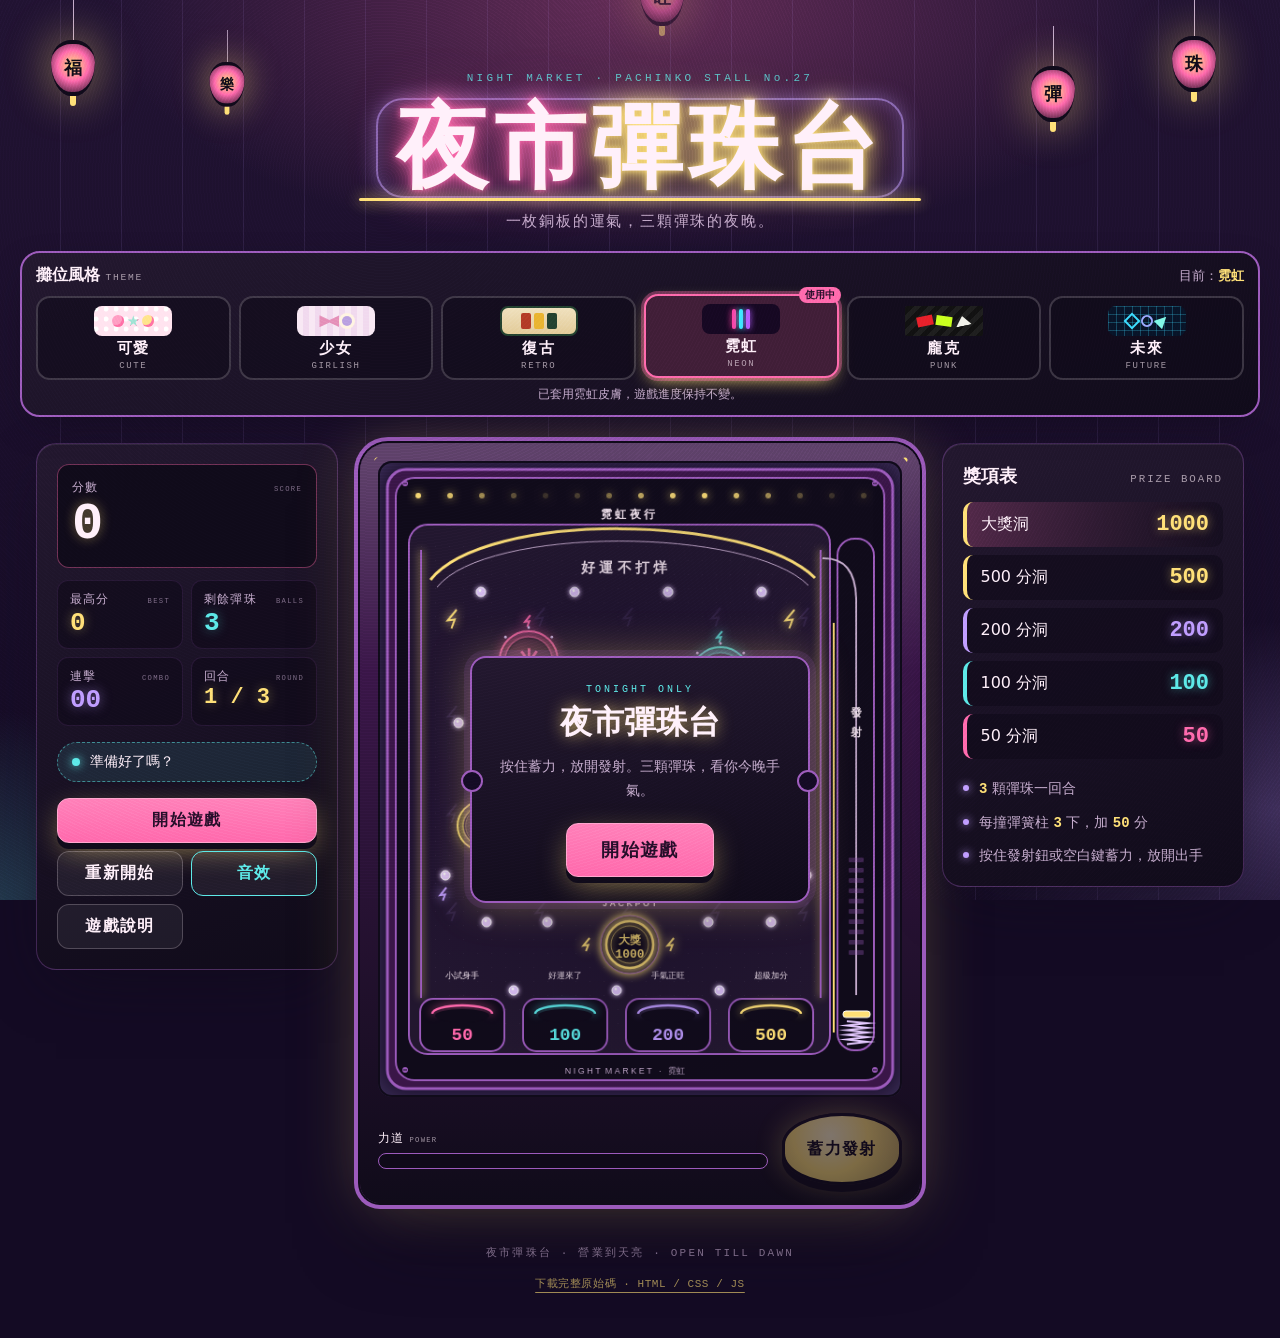
<file: index.html>
<!DOCTYPE html>
<html lang="zh-Hant-TW" data-theme="neon">
<head>
  <meta charset="UTF-8" />
  <meta name="viewport" content="width=device-width, initial-scale=1.0, viewport-fit=cover" />
  <title>夜市彈珠台｜霓虹攤位彈珠遊戲</title>
  <meta name="description" content="蓄力、發射、看彈珠在釘陣間跳動。每局三顆彈珠，落進 50 到 1000 分的洞口，撞擊彈簧柱累積連擊——在你的螢幕上重溫台灣夜市的彈珠台。" />
  <meta property="og:title" content="夜市彈珠台｜霓虹攤位彈珠遊戲" />
  <meta property="og:description" content="每局三顆彈珠，瞄準 1000 分大獎洞。台灣夜市彈珠台，網頁版開張。" />
  <meta property="og:type" content="website" />
  <meta name="theme-color" content="#1a0d24" />
  <link rel="icon" href="data:," />
  <link rel="stylesheet" href="./style.css" />
</head>
<body>
  <div class="sky" aria-hidden="true"></div>
  <ul class="lanterns" aria-hidden="true">
    <li class="lantern l1"><span>福</span></li>
    <li class="lantern l2"><span>樂</span></li>
    <li class="lantern l3"><span>彈</span></li>
    <li class="lantern l4"><span>珠</span></li>
    <li class="lantern l5"><span>旺</span></li>
  </ul>

  <header class="marquee">
    <p class="eyebrow">NIGHT MARKET · PACHINKO STALL No.27</p>
    <h1 class="sign"><span class="sign-red">夜市</span><span class="sign-yellow">彈珠台</span></h1>
    <p class="tagline">一枚銅板的運氣，三顆彈珠的夜晚。</p>
  </header>

  <section class="theme-picker" aria-labelledby="themePickerTitle">
    <div class="tp-head">
      <h2 id="themePickerTitle">攤位風格 <small>THEME</small></h2>
      <p class="tp-current">目前：<span id="currentThemeName">霓虹</span></p>
    </div>
    <div class="tp-grid" role="group" aria-labelledby="themePickerTitle">
      <button type="button" class="tp-btn" data-theme-option="cute" aria-pressed="false"><span class="tp-thumb" aria-hidden="true"><i></i><i></i><i></i></span><span class="tp-name">可愛</span><small>CUTE</small></button>
      <button type="button" class="tp-btn" data-theme-option="girlish" aria-pressed="false"><span class="tp-thumb" aria-hidden="true"><i></i><i></i><i></i></span><span class="tp-name">少女</span><small>GIRLISH</small></button>
      <button type="button" class="tp-btn" data-theme-option="retro" aria-pressed="false"><span class="tp-thumb" aria-hidden="true"><i></i><i></i><i></i></span><span class="tp-name">復古</span><small>RETRO</small></button>
      <button type="button" class="tp-btn" data-theme-option="neon" aria-pressed="true"><span class="tp-thumb" aria-hidden="true"><i></i><i></i><i></i></span><span class="tp-name">霓虹</span><small>NEON</small></button>
      <button type="button" class="tp-btn" data-theme-option="punk" aria-pressed="false"><span class="tp-thumb" aria-hidden="true"><i></i><i></i><i></i></span><span class="tp-name">龐克</span><small>PUNK</small></button>
      <button type="button" class="tp-btn" data-theme-option="future" aria-pressed="false"><span class="tp-thumb" aria-hidden="true"><i></i><i></i><i></i></span><span class="tp-name">未來</span><small>FUTURE</small></button>
    </div>
    <p id="themeStatus" class="tp-status" role="status" aria-live="polite"></p>
    <p id="themeStorageNotice" class="notice" hidden></p>
  </section>

  <main class="stall">
    <aside class="panel hud" aria-label="計分板">
      <div class="hud-score">
        <span class="label">分數 <small>SCORE</small></span>
        <span id="score" class="digits big" aria-live="polite">0</span>
      </div>
      <div class="hud-grid">
        <div class="cell">
          <span class="label">最高分 <small>BEST</small></span>
          <span id="highScore" class="digits">0</span>
        </div>
        <div class="cell">
          <span class="label">剩餘彈珠 <small>BALLS</small></span>
          <span id="ballsLeft" class="digits green">3</span>
        </div>
        <div class="cell">
          <span class="label">連擊 <small>COMBO</small></span>
          <span id="combo" class="digits purple">0</span>
        </div>
        <div class="cell">
          <span class="label">回合 <small>ROUND</small></span>
          <span id="roundLabel" class="digits">1</span>
        </div>
      </div>
      <p class="status"><span class="dot" aria-hidden="true"></span><span id="statusText" role="status" aria-live="polite">準備好了嗎？</span></p>
      <div class="actions">
        <button id="startButton" class="btn btn-red" type="button">開始遊戲</button>
        <button id="restartButton" class="btn btn-ghost" type="button">重新開始</button>
        <button id="soundButton" class="btn btn-ghost" type="button" aria-pressed="true">音效</button>
        <button id="helpButton" class="btn btn-ghost" type="button">遊戲說明</button>
      </div>
      <p id="storageNotice" class="notice" hidden></p>
    </aside>

    <section class="machine" aria-label="彈珠台">
      <div class="cabinet">
        <div class="bulbs" aria-hidden="true"></div>
        <div class="screen">
          <canvas id="gameCanvas" width="560" height="680" aria-label="彈珠台遊戲畫面">您的瀏覽器不支援 canvas。</canvas>
          <div id="gameOverlay" class="overlay">
            <div class="ticket">
              <p class="ticket-tag">TONIGHT ONLY</p>
              <h2 id="overlayTitle">夜市彈珠台</h2>
              <p id="overlayMessage">按住蓄力，放開發射。三顆彈珠，看你今晚手氣。</p>
              <button id="overlayButton" class="btn btn-red btn-lg" type="button">開始遊戲</button>
            </div>
          </div>
        </div>
        <div class="launcher">
          <div class="power" aria-hidden="true">
            <span class="power-label">力道 <small>POWER</small></span>
            <div class="power-track"><div id="powerFill" class="power-fill"></div></div>
          </div>
          <button id="launchButton" class="btn btn-launch" type="button">蓄力發射</button>
        </div>
      </div>
    </section>

    <aside class="panel prizes" aria-label="獎項說明">
      <h2 class="panel-title">獎項表 <small>PRIZE BOARD</small></h2>
      <ol class="prize-list">
        <li class="p-jack"><span>大獎洞</span><b>1000</b></li>
        <li class="p-500"><span>500 分洞</span><b>500</b></li>
        <li class="p-200"><span>200 分洞</span><b>200</b></li>
        <li class="p-100"><span>100 分洞</span><b>100</b></li>
        <li class="p-50"><span>50 分洞</span><b>50</b></li>
      </ol>
      <ul class="rules">
        <li><b>3</b> 顆彈珠一回合</li>
        <li>每撞彈簧柱 <b>3</b> 下，加 <b>50</b> 分</li>
        <li>按住發射鈕或空白鍵蓄力，放開出手</li>
      </ul>
    </aside>
  </main>

  <footer class="foot">
    <p>夜市彈珠台 · 營業到天亮 · OPEN TILL DAWN</p>
    <a class="source-download" href="./night-market-source.zip" download>下載完整原始碼 · HTML / CSS / JS</a>
  </footer>

  <dialog id="helpDialog" class="help" aria-labelledby="helpTitle">
    <h2 id="helpTitle">遊戲說明</h2>
    <ol>
      <li>按下「開始遊戲」，每回合有 3 顆彈珠。</li>
      <li>按住「蓄力發射」（或在台面上按住拖曳），力道條越滿彈得越高，放開即發射。</li>
      <li>彈珠落入洞口得分：50、100、200、500，正中央大獎洞 1000 分。</li>
      <li>撞擊彈簧柱累積連擊，每 3 下額外加 50 分。</li>
      <li>撞中特殊燈籠另加 100 分；左右拖曳可調整出球方向。</li>
      <li>三顆彈珠用完即結束，最高分會留在本機。</li>
    </ol>
    <button id="closeHelpButton" class="btn btn-red" type="button">知道了</button>
  </dialog>

  <script defer src="./game.js"></script>
</body>
</html>
</file>
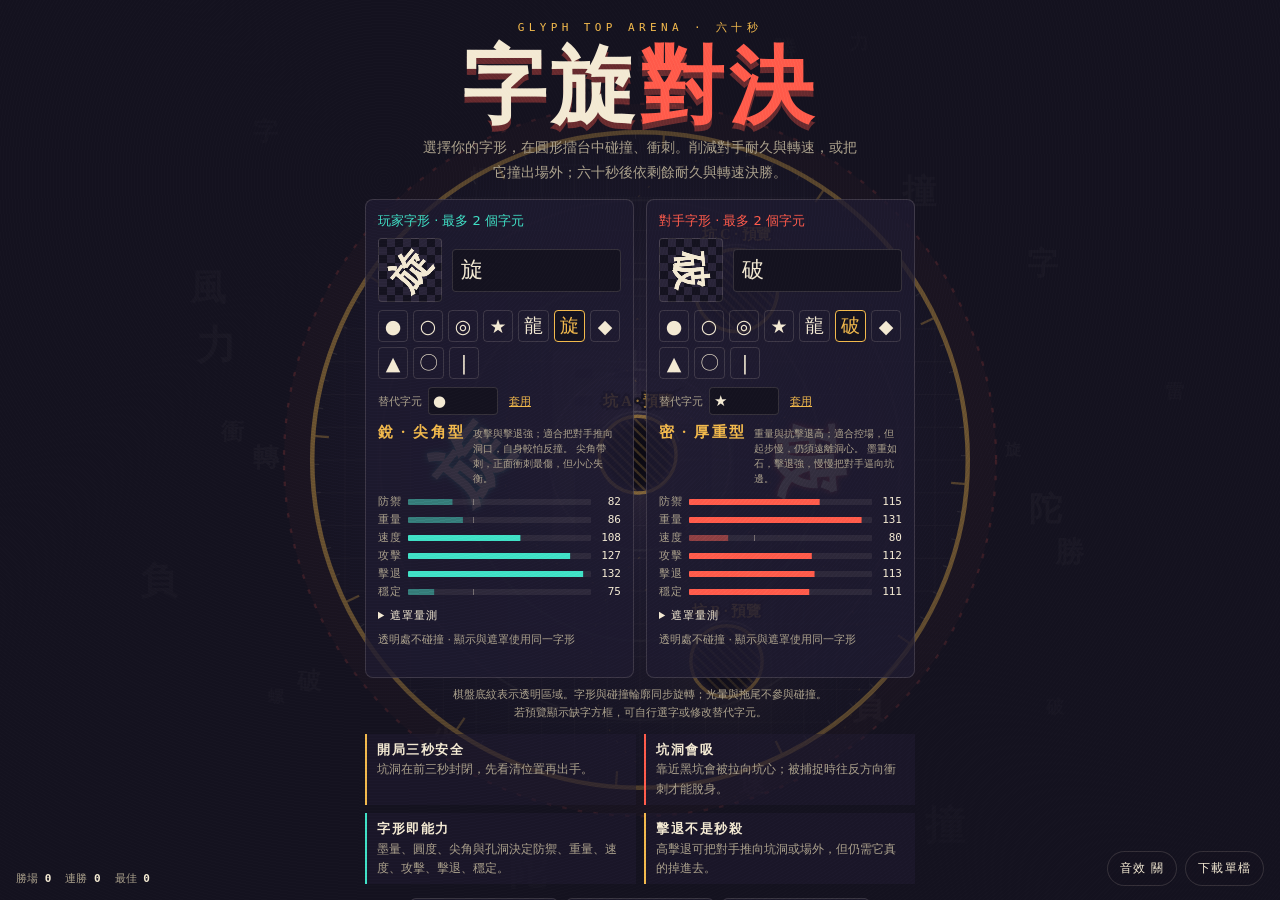
<file: index (2).html>
<!DOCTYPE html>
<html lang="zh-Hant">
<head>
<meta charset="UTF-8" />
<meta name="viewport" content="width=device-width, initial-scale=1.0, maximum-scale=1, viewport-fit=cover" />
<title>字旋對決 — 字形陀螺競技場</title>
<link rel="icon" href="data:image/svg+xml,%3Csvg xmlns='http://www.w3.org/2000/svg' viewBox='0 0 64 64'%3E%3Crect width='64' height='64' rx='12' fill='%2314121f'/%3E%3Ctext x='32' y='46' text-anchor='middle' font-size='44' fill='%233fe0c5'%3E旋%3C/text%3E%3C/svg%3E" />
<meta name="description" content="字旋對決：以漢字鑄成的陀螺在圓形競技場中碰撞衝刺，六十秒內把對手撞出場外。離線單檔網頁遊戲。" />
<meta property="og:title" content="字旋對決" />
<meta property="og:description" content="以漢字鑄成的陀螺，六十秒碰撞對決。衝刺、閃避、撞出場外。" />
<meta property="og:type" content="website" />
<meta name="twitter:card" content="summary" />
<meta name="twitter:title" content="字旋對決" />
<meta name="twitter:description" content="以漢字鑄成的陀螺，六十秒碰撞對決。" />
<style>
/* Palette: ink-lacquer night with vermilion seal + jade; paper cream text */
:root{--ink:#14121f;--ink2:#1f1b30;--paper:#f3e9d2;--dim:#a99f8a;--jade:#3fe0c5;--seal:#ff5a4a;--gold:#f2b84b;--line:rgba(243,233,210,.14);
--serif:"Songti TC","Noto Serif TC","PMingLiU","MingLiU",serif;--sans:"PingFang TC","Microsoft JhengHei","Noto Sans TC",system-ui,sans-serif;--mono:ui-monospace,"SF Mono",Menlo,Consolas,monospace}
*{box-sizing:border-box;margin:0;padding:0}
html,body{height:100%;background:var(--ink);color:var(--paper);font-family:var(--sans);overflow:hidden;-webkit-user-select:none;user-select:none;-webkit-tap-highlight-color:transparent}
body::after{content:"";position:fixed;inset:0;pointer-events:none;opacity:.07;background-image:repeating-radial-gradient(circle at 30% 20%,#fff 0 1px,transparent 1px 3px);mix-blend-mode:overlay}
#app{position:fixed;inset:0;display:flex;flex-direction:column}
canvas#c{position:absolute;inset:0;width:100%;height:100%;display:block;touch-action:none}
button{font:inherit;color:inherit;cursor:pointer;border:0;background:none}
/* HUD */
.hud{position:relative;z-index:2;display:grid;grid-template-columns:1fr auto 1fr;gap:12px;align-items:start;padding:max(12px,env(safe-area-inset-top)) 16px 0;pointer-events:none;transition:opacity .3s}
.hud.hidden{opacity:0}
.side{display:flex;flex-direction:column;gap:6px;min-width:0}
.side.r{align-items:flex-end;text-align:right}
.name{font-family:var(--serif);font-size:15px;letter-spacing:.2em;display:flex;gap:8px;align-items:center}
.seal{display:inline-grid;place-items:center;width:26px;height:26px;border-radius:5px;font-family:var(--serif);font-weight:900;font-size:16px;color:var(--ink)}
.bar{width:min(36vw,280px);height:10px;background:rgba(243,233,210,.08);border:1px solid var(--line);border-radius:2px;overflow:hidden;position:relative}
.bar i{position:absolute;inset:0;transform-origin:left;transition:transform .18s cubic-bezier(.2,.8,.2,1)}
.side.r .bar i{transform-origin:right}
.meta{font-family:var(--mono);font-size:11px;color:var(--dim);display:flex;gap:10px}
.cd{width:min(36vw,280px);height:3px;background:rgba(243,233,210,.06);position:relative}
.cd i{position:absolute;inset:0;transform-origin:left;background:var(--gold)}
.side.r .cd i{transform-origin:right}
.clock{text-align:center}
.clock b{display:block;font-family:var(--mono);font-size:34px;font-weight:700;line-height:1;letter-spacing:-.02em}
.clock b.warn{color:var(--seal);animation:pulse .5s infinite alternate}
.clock small{font-size:10px;letter-spacing:.3em;color:var(--dim)}
@keyframes pulse{to{opacity:.55}}
.tools{position:absolute;right:16px;bottom:max(14px,env(safe-area-inset-bottom));z-index:6;display:flex;gap:8px}
.chip{pointer-events:auto;padding:8px 12px;border:1px solid var(--line);border-radius:999px;background:rgba(20,18,31,.7);font-size:12px;letter-spacing:.1em;backdrop-filter:blur(6px);transition:transform .15s,border-color .2s}
.chip:hover{border-color:var(--gold);transform:translateY(-1px)}
.stats{position:absolute;left:16px;bottom:max(14px,env(safe-area-inset-bottom));z-index:6;font-family:var(--mono);font-size:11px;color:var(--dim);display:flex;gap:14px}
.stats b{color:var(--paper)}
/* Overlays */
.ov{position:absolute;inset:0;z-index:5;display:grid;place-items:center;padding:20px;background:radial-gradient(ellipse at center,rgba(20,18,31,.35),rgba(20,18,31,.88) 70%);opacity:0;pointer-events:none;transition:opacity .35s}
.ov.on{opacity:1;pointer-events:auto}
.ov{overflow-y:auto;overscroll-behavior:contain}
#ovMenu{padding:max(20px,env(safe-area-inset-top)) 20px 90px;place-items:start center}
#ovMenu .card{margin:auto}
#ovMenu .card{max-width:640px;margin:auto}
#ovMenu h1{font-size:clamp(48px,10vw,84px)}
#ovMenu .lead{margin:6px auto 12px;font-size:14px}
#ovMenu .keys{margin-bottom:14px}
.glyph-settings{display:grid;grid-template-columns:1fr 1fr;gap:12px;text-align:left;margin:14px auto 8px;max-width:550px}
.glyph-field{padding:12px;border:1px solid var(--line);border-radius:8px;background:rgba(31,27,48,.8);min-width:0}
.glyph-field>label{display:block;font-size:13px;color:var(--jade);margin-bottom:8px}
.glyph-field.enemy>label{color:var(--seal)}
.glyph-entry{display:flex;gap:10px;align-items:center}
.glyph-preview{flex:none;width:64px;height:64px;border:1px solid var(--line);border-radius:4px;background-color:var(--ink);background-image:conic-gradient(#292438 25%,transparent 0 50%,#292438 0 75%,transparent 0);background-size:16px 16px}
.glyph-field input{min-width:0;width:100%;background:#14121f;color:var(--paper);border:1px solid var(--line);border-radius:4px;padding:8px;font:22px var(--sans);user-select:text;touch-action:manipulation}
.glyph-field input:focus{outline:2px solid var(--gold);outline-offset:2px}
.glyph-field input[aria-invalid="true"]{border-color:var(--gold)}
.glyph-presets{display:flex;flex-wrap:wrap;gap:5px;margin:8px 0}
.glyph-presets button{min-width:30px;min-height:32px;padding:2px 5px;font-size:19px;border:1px solid var(--line);border-radius:4px}
.glyph-presets button:hover,.glyph-presets button[aria-pressed="true"]{background:var(--ink);border-color:var(--gold);color:var(--gold)}
.fallback-label{display:flex;gap:6px;align-items:center;font-size:11px;color:var(--dim)}
.fallback-label input{font-size:15px;width:70px;padding:4px}
.fallback-label button{font-size:11px;color:var(--gold);text-decoration:underline;white-space:nowrap;padding:5px}
.glyph-status{color:var(--dim);font-size:11px;line-height:1.5;min-height:33px;margin-top:6px}
.glyph-status.warning{color:var(--gold)}
.glyph-note{font-size:11px;color:var(--dim);line-height:1.6;margin:4px auto 12px}
@media(max-width:420px){.glyph-field{padding:8px}.glyph-preview{width:48px;height:48px}.glyph-entry{gap:6px}.glyph-field input{padding:5px;font-size:19px}.glyph-presets{gap:4px}.glyph-presets button{min-width:29px}.glyph-settings{gap:8px}#ovMenu{padding:24px 12px 76px}#ovMenu .lead{font-size:12px}}
.card{max-width:560px;width:100%;text-align:center;transform:translateY(14px);transition:transform .5s cubic-bezier(.2,.9,.2,1)}
.ov.on .card{transform:none}
.kicker{font-family:var(--mono);font-size:11px;letter-spacing:.4em;color:var(--gold)}
h1{font-family:var(--serif);font-weight:900;font-size:clamp(56px,14vw,120px);line-height:1;letter-spacing:.06em;margin:10px 0 6px;text-shadow:0 6px 0 rgba(255,90,74,.35)}
h1 span{color:var(--seal)}
h2{font-family:var(--serif);font-size:clamp(44px,11vw,88px);font-weight:900;letter-spacing:.1em}
.lead{color:var(--dim);font-size:15px;line-height:1.8;margin:8px auto 18px;max-width:440px}
.keys{display:grid;grid-template-columns:repeat(3,1fr);gap:8px;margin:0 auto 22px;max-width:460px;font-size:12px;color:var(--dim)}
.keys div{border:1px solid var(--line);border-radius:6px;padding:10px 6px;background:rgba(31,27,48,.6)}
.keys kbd{display:block;font-family:var(--mono);color:var(--paper);font-size:13px;margin-bottom:4px}
.btn{display:inline-flex;align-items:center;gap:10px;padding:14px 34px;background:var(--seal);color:var(--ink);font-family:var(--serif);font-weight:900;font-size:20px;letter-spacing:.3em;border-radius:4px;box-shadow:0 5px 0 #a3271c;transition:transform .1s,box-shadow .1s}
.btn:hover{transform:translateY(-2px);box-shadow:0 7px 0 #a3271c}
.btn:active{transform:translateY(4px);box-shadow:0 1px 0 #a3271c}
.btn.alt{background:transparent;color:var(--paper);box-shadow:inset 0 0 0 1px var(--line)}
.row{display:flex;gap:12px;justify-content:center;flex-wrap:wrap;margin-top:6px}
.hint{margin-top:14px;font-family:var(--mono);font-size:11px;color:var(--dim)}
.reason{color:var(--gold);font-size:15px;margin:6px 0 18px;letter-spacing:.1em}
/* Mobile controls */
.touch{position:absolute;inset:auto 0 0 0;z-index:3;display:none;justify-content:space-between;align-items:flex-end;padding:0 22px calc(58px + env(safe-area-inset-bottom));pointer-events:none}
@media (pointer:coarse),(max-width:760px){.touch{display:flex}.stats{display:none}}
.touch.hidden{display:none!important}
.stick{pointer-events:auto;touch-action:none;width:132px;height:132px;border-radius:50%;border:1px solid var(--line);background:radial-gradient(circle,rgba(63,224,197,.08),rgba(20,18,31,.5));position:relative}
.stick i{position:absolute;left:50%;top:50%;width:54px;height:54px;margin:-27px 0 0 -27px;border-radius:50%;background:var(--jade);opacity:.85;box-shadow:0 0 0 6px rgba(63,224,197,.15)}
.dashb{pointer-events:auto;touch-action:none;width:96px;height:96px;border-radius:50%;background:var(--seal);color:var(--ink);font-family:var(--serif);font-weight:900;font-size:26px;box-shadow:0 5px 0 #a3271c;position:relative;overflow:hidden}
.dashb.cool{filter:saturate(.3) brightness(.7)}
.dashb:active{transform:translateY(3px);box-shadow:0 2px 0 #a3271c}
.abil{display:grid;grid-template-columns:auto 1fr auto;gap:3px 6px;align-items:center;margin:8px 0 4px;font-size:11px}
.abil span{color:var(--dim);letter-spacing:.1em}.abil em{font-style:normal;font-family:var(--mono);color:var(--paper);min-width:24px;text-align:right}
.abil b{position:relative;height:6px;background:rgba(243,233,210,.07);border-radius:1px;overflow:hidden}
.abil b::before{content:"";position:absolute;left:35.7%;top:-2px;bottom:-2px;width:1px;background:rgba(243,233,210,.35)}
.abil b i{position:absolute;inset:0;transform-origin:left;background:var(--jade);transition:transform .35s cubic-bezier(.2,.8,.2,1)}
.enemy .abil b i{background:var(--seal)}.abil b i.lo{opacity:.45}
.kind{display:flex;gap:8px;align-items:baseline;margin-top:8px;font-size:12px}
.kind strong{font-family:var(--serif);font-size:15px;color:var(--gold);letter-spacing:.15em;white-space:nowrap}
.kind small{color:var(--dim);line-height:1.5}
.anal{margin-top:6px;font-size:11px;color:var(--dim)}.anal summary{cursor:pointer;color:var(--paper);letter-spacing:.1em;padding:3px 0}
.anal dl{display:grid;grid-template-columns:auto 1fr;gap:2px 10px;margin-top:4px;font-family:var(--mono)}.anal dd{color:var(--paper)}
.rules{display:grid;grid-template-columns:repeat(2,1fr);gap:8px;max-width:550px;margin:4px auto 14px;text-align:left}
.rules div{border-left:2px solid var(--gold);padding:6px 10px;background:rgba(31,27,48,.55);font-size:12px;line-height:1.6;color:var(--dim)}
.rules b{display:block;color:var(--paper);font-family:var(--serif);letter-spacing:.12em;font-size:13px}
.rules div:nth-child(2){border-color:var(--seal)}.rules div:nth-child(3){border-color:var(--jade)}
.hab{font-size:11px;color:var(--dim);letter-spacing:.08em}.hab b{color:var(--gold);font-weight:600}
.hst{font-size:12px;font-family:var(--serif);letter-spacing:.12em;min-height:17px;transition:color .2s}
.hst.d{color:var(--gold)}.hst.c{color:var(--seal);animation:pulse .3s infinite alternate}
#phase{display:block;margin-top:4px;font-size:11px;letter-spacing:.2em;color:var(--jade)}#phase.live{color:var(--dim)}
.flash{position:absolute;left:50%;top:28%;z-index:4;transform:translate(-50%,-50%) scale(.8);opacity:0;pointer-events:none;font-family:var(--serif);font-weight:900;font-size:clamp(34px,8vw,64px);letter-spacing:.2em;color:var(--seal);text-shadow:0 4px 0 rgba(20,18,31,.9);white-space:nowrap;transition:opacity .25s,transform .4s cubic-bezier(.2,.9,.2,1)}
.flash.on{opacity:1;transform:translate(-50%,-50%) scale(1)}.flash small{display:block;font-size:13px;letter-spacing:.3em;color:var(--paper);text-align:center}
@media(max-width:560px){.rules{grid-template-columns:1fr}.hab{display:none}.hst{font-size:10px}}
@media (max-width:560px){.bar,.cd{width:30vw}.clock b{font-size:26px}.name{font-size:12px;letter-spacing:.1em}.keys{grid-template-columns:1fr 1fr}}
</style>
</head>
<body>
<div id="app">
  <canvas id="c" aria-label="競技場"></canvas>
  <div class="hud hidden" id="hud">
    <div class="side">
      <div class="name"><span class="seal" id="pSeal" style="background:var(--jade)">旋</span>玩家</div>
      <div class="bar"><i id="pHp" style="background:var(--jade)"></i></div>
      <div class="cd"><i id="pCd"></i></div>
      <div class="meta"><span id="pRpm">3600 RPM</span><span id="pDash">衝刺 可用</span></div>
      <div class="hab" id="pAb"></div><div class="hst" id="pSt"></div>
    </div>
    <div class="clock"><b id="time">60</b><small>秒</small><small id="phase"></small></div>
    <div class="side r">
      <div class="name">對手<span class="seal" id="eSeal" style="background:var(--seal)">破</span></div>
      <div class="bar"><i id="eHp" style="background:var(--seal)"></i></div>
      <div class="cd"><i id="eCd"></i></div>
      <div class="meta"><span id="eDash">衝刺 可用</span><span id="eRpm">3600 RPM</span></div>
      <div class="hab" id="eAb"></div><div class="hst" id="eSt"></div>
    </div>
  </div>
  <div class="flash" id="flash" aria-live="assertive"></div>
  <div class="stats"><span>勝場 <b id="sW">0</b></span><span>連勝 <b id="sS">0</b></span><span>最佳 <b id="sB">0</b></span></div>
  <div class="tools">
    <button class="chip" id="bSound" data-testid="button-sound">音效 開</button>
    <button class="chip" id="bPause" data-testid="button-pause">暫停</button>
    <button class="chip" id="bDl" data-testid="button-download">下載單檔</button>
  </div>
  <div class="touch hidden" id="touch">
    <div class="stick" id="stick" data-testid="control-joystick"><i id="knob"></i></div>
    <button class="dashb" id="dashB" data-testid="button-dash">衝</button>
  </div>

  <div class="ov on" id="ovMenu"><div class="card">
    <div class="kicker">GLYPH TOP ARENA · 六十秒</div>
    <h1>字旋<span>對決</span></h1>
    <p class="lead">選擇你的字形，在圓形擂台中碰撞、衝刺。削減對手耐久與轉速，或把它撞出場外；六十秒後依剩餘耐久與轉速決勝。</p>
    <div class="glyph-settings" aria-label="自訂雙方陀螺字元">
      <div class="glyph-field">
        <label for="pGlyph">玩家字形 · 最多 2 個字元</label>
        <div class="glyph-entry"><canvas class="glyph-preview" id="pPreview" width="192" height="192" aria-label="玩家字形即時預覽"></canvas><input id="pGlyph" value="旋" maxlength="128" autocomplete="off" spellcheck="false" aria-describedby="pGlyphStatus" /></div>
        <div class="glyph-presets" data-side="player" aria-label="玩家常用字元">
          <button type="button">●</button><button type="button">○</button><button type="button">◎</button><button type="button">★</button><button type="button">龍</button><button type="button">旋</button><button type="button">◆</button><button type="button">▲</button><button type="button">〇</button><button type="button">|</button>
        </div>
        <div class="fallback-label"><label for="pFallback">替代字元</label><input id="pFallback" value="●" maxlength="128" autocomplete="off" spellcheck="false" /><button type="button" id="pUseFallback">套用</button></div>
        <div class="kind" id="pKind"></div><div class="abil" id="pAbil"></div><details class="anal"><summary>遮罩量測</summary><dl id="pAnal"></dl></details>
        <p id="pGlyphStatus" class="glyph-status" role="status">字形的透明區域不參與碰撞。</p>
      </div>
      <div class="glyph-field enemy">
        <label for="eGlyph">對手字形 · 最多 2 個字元</label>
        <div class="glyph-entry"><canvas class="glyph-preview" id="ePreview" width="192" height="192" aria-label="對手字形即時預覽"></canvas><input id="eGlyph" value="破" maxlength="128" autocomplete="off" spellcheck="false" aria-describedby="eGlyphStatus" /></div>
        <div class="glyph-presets" data-side="enemy" aria-label="對手常用字元">
          <button type="button">●</button><button type="button">○</button><button type="button">◎</button><button type="button">★</button><button type="button">龍</button><button type="button">破</button><button type="button">◆</button><button type="button">▲</button><button type="button">〇</button><button type="button">|</button>
        </div>
        <div class="fallback-label"><label for="eFallback">替代字元</label><input id="eFallback" value="★" maxlength="128" autocomplete="off" spellcheck="false" /><button type="button" id="eUseFallback">套用</button></div>
        <div class="kind" id="eKind"></div><div class="abil" id="eAbil"></div><details class="anal"><summary>遮罩量測</summary><dl id="eAnal"></dl></details>
        <p id="eGlyphStatus" class="glyph-status" role="status">字形的透明區域不參與碰撞。</p>
      </div>
    </div>
    <p class="glyph-note">棋盤底紋表示透明區域。字形與碰撞輪廓同步旋轉；光暈與拖尾不參與碰撞。<br>若預覽顯示缺字方框，可自行選字或修改替代字元。</p>
    <div class="rules">
      <div><b>開局三秒安全</b>坑洞在前三秒封閉，先看清位置再出手。</div>
      <div><b>坑洞會吸</b>靠近黑坑會被拉向坑心；被捕捉時往反方向衝刺才能脫身。</div>
      <div><b>字形即能力</b>墨量、圓度、尖角與孔洞決定防禦、重量、速度、攻擊、擊退、穩定。</div>
      <div><b>擊退不是秒殺</b>高擊退可把對手推向坑洞或場外，但仍需它真的掉進去。</div>
    </div>
    <div class="keys">
      <div><kbd>WASD / 方向鍵</kbd>移動</div>
      <div><kbd>空白鍵</kbd>衝刺 · 冷卻 2.6 秒</div>
      <div><kbd>Esc / P</kbd>暫停</div>
    </div>
    <button class="btn" id="bStart" data-testid="button-start">開戰</button>
    <div class="hint">按 Enter 開始 · 手機使用左側搖桿與右側衝刺鍵</div>
  </div></div>

  <div class="ov" id="ovPause"><div class="card">
    <div class="kicker">PAUSED</div><h2>暫停</h2><p class="lead">陀螺懸在半空。準備好再回來。</p>
    <div class="row"><button class="btn" id="bResume" data-testid="button-resume">繼續</button><button class="btn alt" id="bHome1" data-testid="button-home-pause">主選單</button></div>
  </div></div>

  <div class="ov" id="ovResult"><div class="card">
    <div class="kicker" id="rKick">RESULT</div><h2 id="rTitle">勝</h2><p class="reason" id="rReason"></p>
    <div class="row"><button class="btn" id="bRetry" data-testid="button-retry">再戰</button><button class="btn alt" id="bHome2" data-testid="button-home">主選單</button></div>
    <div class="hint" id="rStats"></div>
  </div></div>
</div>
<!-- GLYPH_SOURCES_START -->
<script id="glyph-analysis">
/* Pure mask analysis: no text meaning, network, per-frame readback or randomness.
 * Unicode presets only disambiguate common geometric symbols; every other glyph
 * is classified from the same alpha mask used by display and collision.
 */
(() => {
  'use strict';
  const clamp = (n, low = 0, high = 1) => Math.max(low, Math.min(high, n));
  const BASE = { defense: 100, weight: 100, speed: 100, attack: 100, knockback: 100, stability: 100 };
  function balanced(reason = '均衡型：能力平衡，適合熟悉移動與衝刺。', valid = false) {
    return {
      analysis: { valid, kind: 'balanced', label: '均衡型', description: reason,
        width: 0, height: 0, inkRatio: 0, centroid: { x: 0, y: 0 },
        sharpness: 0, roundness: 0, holes: 0, components: 0 },
      abilities: { ...BASE },
    };
  }
  function analyze(shape, text = '') {
    try {
      const { mask, grid, cell } = shape;
      if (!mask || grid < 8 || mask.length !== grid * grid || !(cell > 0)) return balanced();
      let ink = 0, sx = 0, sy = 0, minX = grid, minY = grid, maxX = 0, maxY = 0;
      const foreground = [], radii = new Float64Array(64);
      for (let y = 0; y < grid; y++) for (let x = 0; x < grid; x++) {
        if (!mask[y * grid + x]) continue;
        ink++; sx += x + 0.5; sy += y + 0.5; foreground.push(y * grid + x);
        minX = Math.min(minX, x); maxX = Math.max(maxX, x);
        minY = Math.min(minY, y); maxY = Math.max(maxY, y);
      }
      if (ink < 8) return balanced('分析資料不足，使用均衡能力。');
      const cx = sx / ink, cy = sy / ink;
      let perimeter = 0;
      for (const i of foreground) {
        const x = i % grid, y = Math.floor(i / grid);
        if (x === 0 || !mask[i - 1]) perimeter++;
        if (x === grid - 1 || !mask[i + 1]) perimeter++;
        if (y === 0 || !mask[i - grid]) perimeter++;
        if (y === grid - 1 || !mask[i + grid]) perimeter++;
        const dx = x + 0.5 - cx, dy = y + 0.5 - cy;
        const bin = Math.min(63, Math.floor((Math.atan2(dy, dx) + Math.PI) / (Math.PI * 2) * 64));
        radii[bin] = Math.max(radii[bin], Math.hypot(dx, dy));
      }
      const seen = new Uint8Array(mask.length), queue = new Int32Array(mask.length);
      let components = 0, holes = 0;
      // Flood-fill both ink and background. Background touching an image border
      // is external air, not a hole. Tiny antialias specks don't alter the class.
      for (let seed = 0; seed < mask.length; seed++) {
        if (seen[seed]) continue;
        const color = !!mask[seed]; let head = 0, tail = 1, touchesBorder = false;
        queue[0] = seed; seen[seed] = 1;
        while (head < tail) {
          const i = queue[head++], x = i % grid, y = Math.floor(i / grid);
          if (!x || !y || x === grid - 1 || y === grid - 1) touchesBorder = true;
          for (const neighbor of [x > 0 ? i - 1 : -1, x < grid - 1 ? i + 1 : -1,
            y > 0 ? i - grid : -1, y < grid - 1 ? i + grid : -1]) {
            if (neighbor < 0 || seen[neighbor] || !!mask[neighbor] !== color) continue;
            seen[neighbor] = 1; queue[tail++] = neighbor;
          }
        }
        if (color && tail >= Math.max(4, ink * 0.003)) components++;
        if (!color && !touchesBorder && tail >= 6) holes++;
      }
      // Empty polar bins only occur on very narrow/disconnected glyphs.
      const nonzero = Array.from(radii).filter(n => n > 0);
      const mean = nonzero.reduce((a, b) => a + b, 0) / nonzero.length;
      for (let i = 0; i < 64; i++) if (!radii[i]) radii[i] = mean;
      const cv = Math.sqrt(Array.from(radii).reduce((sum, n) => sum + (n - mean) ** 2, 0) / 64) / mean;
      let roughness = 0;
      for (let i = 0; i < 64; i++) roughness += Math.abs(radii[(i + 63) % 64] - 2 * radii[i] + radii[(i + 1) % 64]);
      roughness /= 64 * mean;
      const w = maxX - minX + 1, h = maxY - minY + 1, aspect = Math.min(w, h) / Math.max(w, h);
      const inkRatio = ink / (w * h), circularity = clamp(4 * Math.PI * ink / (perimeter * perimeter));
      const roundness = clamp(1 - cv * 2.8 - roughness * 3) * aspect ** 0.2;
      const sharpness = clamp(cv * 1.8 + roughness * 2 + (1 - circularity) * 0.2);
      let kind = 'balanced';
      if (/^[●○〇◎◯◉⊙]$/u.test(text)) kind = 'round';
      else if (/^[★☆✦◆◇▲△▼▽◀▶◢◣◤◥]$/u.test(text)) kind = 'angular';
      else if (aspect < 0.35 || /^[|丨一—─│/\\]$/u.test(text)) kind = 'slender';
      else if (inkRatio > 0.54 && aspect > 0.6) kind = 'dense';
      else if (roundness > 0.75 && aspect > 0.84) kind = 'round';
      else if (sharpness > 0.5 && components <= 3) kind = 'angular';
      else if (inkRatio > 0.44 && aspect > 0.7 && holes + components > 4) kind = 'dense';
      const profiles = {
        round: ['圓潤型', '防禦高、抗擊退強；適合守住安全盤面，衝刺較溫和。',
          { defense: 124, weight: 112, speed: 88, attack: 86, knockback: 90, stability: 130 }],
        angular: ['尖角型', '攻擊與擊退強；適合把對手推向洞口，自身較怕反撞。',
          { defense: 82, weight: 86, speed: 108, attack: 124, knockback: 130, stability: 78 }],
        slender: ['細長型', '移動與突進快；碰撞面窄，需掌握旋轉角度，避免停在洞邊。',
          { defense: 82, weight: 80, speed: 130, attack: 100, knockback: 106, stability: 85 }],
        dense: ['厚重型', '重量與抗擊退高；適合控場，但起步慢，仍須遠離洞心。',
          { defense: 115, weight: 130, speed: 80, attack: 110, knockback: 112, stability: 112 }],
        balanced: ['均衡型', '攻守均衡；善用衝刺角度，在洞口外側尋找反擊機會。', { ...BASE }],
      };
      const [label, description, base] = profiles[kind], abilities = { ...base };
      // Continuous small modifiers make glyphs in one class differ too.
      abilities.weight += (inkRatio - 0.5) * 12;
      abilities.defense += (inkRatio - 0.5) * 8;
      abilities.attack += (sharpness - 0.4) * 8;
      abilities.knockback += (sharpness - 0.4) * 6;
      abilities.stability += (roundness - 0.5) * 6 - Math.min(3, components - 1);
      abilities.speed -= (inkRatio - 0.5) * 6;
      for (const key of Object.keys(abilities)) abilities[key] = Math.round(clamp(abilities[key], 65, 135));
      return {
        analysis: { valid: true, kind, label, description, width: w * cell, height: h * cell,
          inkRatio, centroid: { x: (cx - grid / 2) * cell, y: (cy - grid / 2) * cell },
          sharpness, roundness, holes, components },
        abilities,
      };
    } catch (_) { return balanced('字形分析失敗，使用均衡能力；可重新選字。'); }
  }
  window.GlyphAnalysis = Object.freeze({ analyze, balanced, clamp });
})();

</script>
<script id="glyph-shapes">
/* 字形是唯一碰撞實體：同一張離屏圖同時供顯示與遮罩取樣使用。
 * 高解析圖 192px；96px alpha 遮罩，每格 0.75 世界單位。
 * 只在文字改變時讀取像素，固定步進中不使用 getImageData。
 */
(() => {
  'use strict';
  const SIZE = 72, GRID = 96, IMAGE = 192, CELL = SIZE / GRID;
  const FONT = '"PingFang TC","Microsoft JhengHei","Noto Sans CJK TC","Noto Sans Symbols 2","Apple Color Emoji","Segoe UI Emoji",sans-serif';
  const cache = new Map(), fingerprints = new Map();
  const segmenter = typeof Intl.Segmenter === 'function'
    ? new Intl.Segmenter('zh-Hant', { granularity: 'grapheme' }) : null;
  function normalize(text) {
    const clean = String(text || '').slice(0, 256).normalize('NFC')
      .replace(/[\u0000-\u0020\u007f-\u009f\u200b\u200e\u200f\u202a-\u202e\u2060-\u206f\ufeff]/g, '');
    const units = segmenter
      ? Array.from(segmenter.segment(clean), item => item.segment)
      : Array.from(clean);
    return units.slice(0, 2).map(unit => unit.slice(0, 64)).join('');
  }
  function canvas(size) {
    // Detached HTML canvas is an offscreen canvas and works in Safari/file://.
    const c = document.createElement('canvas');
    c.width = c.height = size;
    return c;
  }
  function source(text) {
    const c = canvas(512), context = c.getContext('2d', { willReadFrequently: true });
    context.font = `700 160px ${FONT}`;
    context.textAlign = 'center'; context.textBaseline = 'middle';
    context.fillStyle = '#f3e9d2';
    context.fillText(text, 256, 256);
    const data = context.getImageData(0, 0, 512, 512).data;
    let left = 512, right = -1, top = 512, bottom = -1, hash = 2166136261;
    for (let y = 0; y < 512; y++) for (let x = 0; x < 512; x++) {
      const alpha = data[(y * 512 + x) * 4 + 3];
      // Alpha fingerprint catches standard .notdef/replacement boxes.
      hash = Math.imul(hash ^ alpha, 16777619) >>> 0;
      if (alpha >= 32) {
        left = Math.min(left, x); right = Math.max(right, x);
        top = Math.min(top, y); bottom = Math.max(bottom, y);
      }
    }
    return { canvas: c, left, top, width: right - left + 1, height: bottom - top + 1, hash };
  }
  function missing(text) {
    if (!fingerprints.has(text)) {
      if (fingerprints.size >= 64) fingerprints.clear();
      const s = source(text);
      fingerprints.set(text, s.width <= 0 || s.height <= 0 ? 'empty' : s.hash);
    }
    return fingerprints.get(text);
  }
  function unsupported(text) {
    const units = segmenter ? Array.from(segmenter.segment(text), x => x.segment) : Array.from(text);
    const tofu = [missing('\u{10ffff}'), missing('\ufffd'), missing('\u{ffff}')];
    return !text || units.some(unit => {
      const hash = missing(unit);
      return hash === 'empty' || tofu.includes(hash);
    });
  }
  function buildShape(text) {
    if (cache.has(text)) return cache.get(text);
    const src = source(text), image = canvas(IMAGE);
    const context = image.getContext('2d');
    // Fit the actual ink, not the font's square advance box, preserving aspect ratio.
    const factor = (IMAGE - 12) / Math.max(src.width, src.height);
    const width = src.width * factor, height = src.height * factor;
    context.drawImage(src.canvas, src.left, src.top, src.width, src.height,
      (IMAGE - width) / 2, (IMAGE - height) / 2, width, height);
    const low = canvas(GRID), lowContext = low.getContext('2d', { willReadFrequently: true });
    lowContext.drawImage(image, 0, 0, GRID, GRID);
    const rgba = lowContext.getImageData(0, 0, GRID, GRID).data;
    const mask = new Uint8Array(GRID * GRID), points = [], edge = [];
    let radius = 0;
    for (let i = 0; i < mask.length; i++) mask[i] = rgba[i * 4 + 3] >= 32 ? 1 : 0;
    for (let y = 0; y < GRID; y++) for (let x = 0; x < GRID; x++) {
      const i = y * GRID + x;
      if (!mask[i]) continue;
      const px = (x + 0.5) * CELL - SIZE / 2, py = (y + 0.5) * CELL - SIZE / 2;
      points.push(px, py);
      radius = Math.max(radius, Math.hypot(px, py) + CELL * Math.SQRT1_2);
      if (!x || !y || x === GRID - 1 || y === GRID - 1 ||
          !mask[i - 1] || !mask[i + 1] || !mask[i - GRID] || !mask[i + GRID]) edge.push(px, py);
    }
    const shape = { text, canvas: image, mask, points: new Float32Array(points),
      edge: new Float32Array(edge), size: SIZE, grid: GRID, cell: CELL, radius };
    const profile = window.GlyphAnalysis
      ? window.GlyphAnalysis.analyze(shape, text)
      : { analysis: { valid: false }, abilities: { defense: 100, weight: 100, speed: 100, attack: 100, knockback: 100, stability: 100 } };
    Object.assign(shape, profile);
    if (cache.size >= 24) cache.delete(cache.keys().next().value);
    cache.set(text, shape);
    return shape;
  }
  function prepare(input, replacement = '●') {
    const requested = normalize(input), fallback = normalize(replacement);
    let text = requested, reason = '';
    if (!requested) reason = '請輸入一至兩個可見字元，暫用替代字元。';
    else if (unsupported(requested)) reason = '此字元可能不受目前字型支援，暫用替代字元；可在下方修改。';
    if (reason) text = fallback && !unsupported(fallback) ? fallback : '●';
    return { requested, text, usedFallback: !!reason, reason, shape: buildShape(text) };
  }
  // Transform occupied cell centres from A's local coordinates directly into B's
  // coordinates. Transparent cells, including ring holes, are never filled.
  function samplesContact(a, b, booleanOnly) {
    const A = a.shape, B = b.shape;
    const cb = Math.cos(b.angle), sb = Math.sin(b.angle);
    const dx = a.x - b.x, dy = a.y - b.y;
    const tx = dx * cb + dy * sb, ty = -dx * sb + dy * cb;
    const angle = a.angle - b.angle, c = Math.cos(angle), s = Math.sin(angle);
    const half = B.size / 2, inverse = 1 / B.cell, grid = B.grid;
    for (let i = 0; i < A.points.length; i += 2) {
      const x = A.points[i], y = A.points[i + 1];
      const u = Math.floor((c * x - s * y + tx + half) * inverse);
      const v = Math.floor((s * x + c * y + ty + half) * inverse);
      if (u < 0 || v < 0 || u >= grid || v >= grid || !B.mask[v * grid + u]) continue;
      if (booleanOnly) return true;
      const ca = Math.cos(a.angle), sa = Math.sin(a.angle);
      return { x: a.x + ca * x - sa * y, y: a.y + sa * x + ca * y };
    }
    return null;
  }
  function contact(a, b, booleanOnly = false) {
    if (!a.shape || !b.shape) return null;
    const radius = a.shape.radius + b.shape.radius;
    const dx = a.x - b.x, dy = a.y - b.y;
    if (dx * dx + dy * dy > radius * radius) return null;
    // Symmetric sampling prevents thin strokes from disappearing between cells.
    const first = a.shape.points.length <= b.shape.points.length ? a : b;
    const second = first === a ? b : a;
    return samplesContact(first, second, booleanOnly) || samplesContact(second, first, booleanOnly);
  }
  function separate(a, b, nx, ny) {
    // Resolve the actual overlapping glyphs, NOT their bounding circles.
    let low = 0, high = a.shape.radius + b.shape.radius + 1;
    const ax = a.x, ay = a.y, bx = b.x, by = b.y;
    for (let i = 0; i < 8; i++) {
      const shift = (low + high) / 2;
      a.x = ax - nx * shift / 2; a.y = ay - ny * shift / 2;
      b.x = bx + nx * shift / 2; b.y = by + ny * shift / 2;
      if (contact(a, b, true)) low = shift; else high = shift;
    }
    a.x = ax - nx * (high + 0.1) / 2; a.y = ay - ny * (high + 0.1) / 2;
    b.x = bx + nx * (high + 0.1) / 2; b.y = by + ny * (high + 0.1) / 2;
  }
  function wallContact(t, cx = 500, cy = 350, radius = 290) {
    const dx = t.x - cx, dy = t.y - cy;
    if (Math.hypot(dx, dy) + t.shape.radius <= radius) return null;
    const c = Math.cos(t.angle), s = Math.sin(t.angle), points = t.shape.edge;
    let depth = 0, result = null;
    for (let i = 0; i < points.length; i += 2) {
      const x = dx + c * points[i] - s * points[i + 1];
      const y = dy + s * points[i] + c * points[i + 1];
      const distance = Math.hypot(x, y);
      if (distance + CELL / 2 - radius > depth) {
        depth = distance + CELL / 2 - radius;
        result = { depth, nx: x / distance, ny: y / distance, x: x + cx, y: y + cy };
      }
    }
    return result;
  }
  window.GlyphShapes = Object.freeze({ normalize, prepare, contact, separate, wallContact, font: FONT });
})();

</script>
<script id="arena-rules">
/* Arena rules are pure/seedable so traps can be checked without a browser.
 * Pits pull toward their centres. Loss of ink support accumulates a visible
 * slip meter; weight/stability/defense resist it, while recent impacts increase
 * it. There is no random instant-death roll.
 */
(() => {
  'use strict';
  const clamp = (n, low = 0, high = 1) => Math.max(low, Math.min(high, n));
  function createHoles(tops, random = Math.random) {
    const holes = [];
    function safe(hole) {
      return Math.hypot(hole.x - 500, hole.y - 350) + hole.r < 265 &&
        tops.every(t => Math.hypot(hole.x - t.x, hole.y - t.y) > hole.r + t.r + 64) &&
        holes.every(h => Math.hypot(hole.x - h.x, hole.y - h.y) > hole.r + h.r + 48);
    }
    for (let i = 0; i < 400 && holes.length < 3; i++) {
      const angle = random() * Math.PI * 2, distance = Math.sqrt(random()) * 218;
      const hole = { id: `pit-${holes.length + 1}`, x: 500 + Math.cos(angle) * distance,
        y: 350 + Math.sin(angle) * distance, r: 30 + random() * 7, influence: 120, active: false };
      if (safe(hole)) holes.push(hole);
    }
    // Bounded deterministic fallback, also validated against both spawn shapes.
    for (const [x, y] of [[500, 170], [500, 530], [500, 350], [365, 180], [635, 180],
      [365, 520], [635, 520], [450, 150], [550, 550]]) {
      if (holes.length === 3) break;
      const h = { id: `pit-${holes.length + 1}`, x, y, r: 30, influence: 120, active: false };
      if (safe(h)) holes.push(h);
    }
    return holes;
  }
  function inkOverlap(top, hole) {
    const shape = top.shape, dx = top.x - hole.x, dy = top.y - hole.y;
    if (Math.hypot(dx, dy) > shape.radius + hole.r) return 0;
    const c = Math.cos(top.angle), s = Math.sin(top.angle), points = shape.points;
    let inside = 0, samples = 0;
    // Every fourth occupied cell is sufficient for support estimation, not
    // collision. Narrow-phase top/top contact still checks every occupied cell.
    for (let i = 0; i < points.length; i += 8) {
      const x = dx + c * points[i] - s * points[i + 1];
      const y = dy + s * points[i] + c * points[i + 1];
      if (x * x + y * y <= hole.r * hole.r) inside++;
      samples++;
    }
    return samples ? inside / samples : 0;
  }
  function affectHoles(top, holes, dt) {
    top.danger = 0; top.holeId = null; top.status = '穩定';
    let threat = null;
    const center = top.analysis.centroid || { x: 0, y: 0 };
    const c = Math.cos(top.angle), s = Math.sin(top.angle);
    const centerX = top.x + c * center.x - s * center.y;
    const centerY = top.y + s * center.x + c * center.y;
    for (const hole of holes) {
      if (!hole.active) continue;
      const dx = hole.x - centerX, dy = hole.y - centerY;
      const distance = Math.hypot(dx, dy), range = hole.influence;
      if (distance >= range) continue;
      const overlap = inkOverlap(top, hole);
      const proximity = clamp((range - distance) / (range - hole.r));
      const danger = clamp(proximity * 0.45 + overlap * 0.55);
      if (!threat || danger > threat.danger) threat = { hole, dx, dy, distance, overlap, proximity, danger };
    }
    if (!threat) { top.capture = Math.max(0, top.capture - dt * 1.7); return null; }
    const { hole, dx, dy, distance, overlap, proximity, danger } = threat;
    const nx = distance > 0.001 ? dx / distance : 0, ny = distance > 0.001 ? dy / distance : 0;
    const a = top.abilities;
    const resistance = (a.weight / 100) ** 0.65 * (a.stability / 100) ** 0.8 * (a.defense / 100) ** 0.25;
    top.vx += nx * (190 + 160 * overlap) * proximity ** 2 / resistance * dt;
    top.vy += ny * (190 + 160 * overlap) * proximity ** 2 / resistance * dt;
    const inward = top.vx * nx + top.vy * ny;
    const tangent = Math.sqrt(Math.max(0, top.vx * top.vx + top.vy * top.vy - inward * inward));
    const recovering = Math.max(0, -inward);
    const hitBoost = clamp(top.lastHit / 0.9);
    if (overlap > 0.15 && distance < hole.r + top.r * 0.35) {
      const slip = ((overlap - 0.15) * 2 + Math.max(0, inward) / 380 +
        hitBoost * 0.6 - recovering / 180 - tangent / 600) / resistance;
      top.capture = clamp(top.capture + dt * slip);
    } else top.capture = Math.max(0, top.capture - dt * 1.3);
    top.danger = danger; top.holeId = hole.id;
    top.status = top.capture > 0.2 ? '滑落危險' : '洞口牽引';
    if (top.capture >= 1 && overlap > 0.28 && distance < hole.r + top.r * 0.2) return hole;
    return null;
  }
  function impact(attacker, defender, closing, dash) {
    const attack = attacker.abilities, defense = defender.abilities;
    const damage = clamp((3 + closing / 42) * (attack.attack / defense.defense) *
      (dash ? 1.3 : 0.78), 1, 24);
    const resistance = (defense.weight / 100) * (0.6 + defense.defense / 250) *
      (0.75 + defense.stability / 400);
    const kick = clamp((closing * 0.6 + 60) * (attack.knockback / 100) *
      (dash ? 1.25 : 1) / resistance, 28, 560);
    return { damage, kick };
  }
  window.ArenaRules = Object.freeze({ createHoles, inkOverlap, affectHoles, impact });
})();

</script>
<script id="game-engine">
/* 字旋對決 — 原生、零依賴遊戲引擎。成品會將此檔內嵌於 index.html。
 * 世界固定為 1000 × 700，使用 120 Hz 固定物理步進與 RAF 繪圖。
 * UI 僅讀取 snapshot；開始、暫停、音效與輸入皆透過公開方法。
 */
(() => {
  'use strict';
  window.createGlyphGame = function createGlyphGame(options = {}) {
    const STORE = 'glyph-arena-v1';
    const STEP = 1 / 120;
    const keys = { x: 0, y: 0 };
    let audio = null, frame = 0, previous = 0, accumulator = 0;
    let destroyed = false, aiTimer = 0, collisionTimer = 0;
    let aiTarget = { x: 350, y: 350 };
    const stats = { wins: 0, streak: 0, best: 0 };
    const glyphConfig = {
      player: {
        text: document.getElementById('pGlyph')?.value || '旋',
        fallback: document.getElementById('pFallback')?.value || '●',
      },
      enemy: {
        text: document.getElementById('eGlyph')?.value || '破',
        fallback: document.getElementById('eFallback')?.value || '★',
      },
    };
    let sound = false;
    // 隱私模式與 file:// 的 localStorage 可能拋錯；不影響遊戲。
    try {
      const saved = JSON.parse(localStorage.getItem(STORE) || 'null');
      if (saved && typeof saved === 'object') {
        for (const key of Object.keys(stats)) {
          if (Number.isSafeInteger(saved[key]) && saved[key] >= 0) stats[key] = saved[key];
        }
        sound = saved.sound === true;
        for (const side of ['player', 'enemy']) {
          if (saved.glyphs && saved.glyphs[side]) {
            const config = saved.glyphs[side];
            if (typeof config.text === 'string') glyphConfig[side].text = window.GlyphShapes.normalize(config.text);
            if (typeof config.fallback === 'string') glyphConfig[side].fallback = window.GlyphShapes.normalize(config.fallback);
          }
        }
      }
    } catch (_) { /* 儲存不可用時保留記憶體中的紀錄。 */ }
    function save() {
      try { localStorage.setItem(STORE, JSON.stringify({ ...stats, sound, glyphs: glyphConfig })); }
      catch (_) { /* 離線或禁用儲存時仍可遊玩。 */ }
    }
    function top(player) {
      const config = glyphConfig[player ? 'player' : 'enemy'];
      const selection = window.GlyphShapes.prepare(config.text, config.fallback);
      const profile = selection.usedFallback || !selection.shape.analysis.valid
        ? window.GlyphAnalysis.balanced('無法分析原字元，採用替代字形與均衡能力。')
        : selection.shape;
      return {
        x: player ? 350 : 650, y: 350, vx: 0, vy: 0, r: selection.shape.radius,
        hp: 100, rpm: 3600, angle: 0, cooldown: 0, dashTime: 0,
        hit: 0, wallTimer: 0, trail: [],
        color: player ? '#64edcf' : '#ff786a',
        glyph: selection.text, shape: selection.shape, selection,
        analysis: profile.analysis, abilities: { ...profile.abilities },
        status: '穩定', danger: 0, capture: 0, holeId: null, fall: null,
        lastHit: 0, warningTimer: 0,
        name: selection.text + (player ? '・玩家' : '・挑戰者'),
      };
    }
    const state = {
      mode: 'menu', time: 60, elapsed: 0, player: top(true), enemy: top(false),
      particles: [], labels: [], result: null, stats, sound, shake: 0, glyphs: glyphConfig,
    };
    state.holes = window.ArenaRules.createHoles([state.player, state.enemy]);
    function emit(type, detail = {}) {
      if (options.onEvent) options.onEvent({ type, ...detail });
    }
    // 音訊只能由使用者手勢建立；瀏覽器不支援時靜默停用音訊而非遊戲。
    function unlockAudio() {
      if (!state.sound) return;
      try {
        const Audio = window.AudioContext || window.webkitAudioContext;
        if (!audio && Audio) audio = new Audio();
        if (audio && audio.state === 'suspended') audio.resume().catch(() => {});
      } catch (_) { audio = null; }
    }
    function tone(frequency, duration, type = 'sine', volume = 0.05, end = frequency) {
      if (!state.sound || !audio || audio.state !== 'running') return;
      try {
        const oscillator = audio.createOscillator(), gain = audio.createGain();
        const now = audio.currentTime;
        oscillator.type = type;
        oscillator.frequency.setValueAtTime(frequency, now);
        oscillator.frequency.exponentialRampToValueAtTime(Math.max(20, end), now + duration);
        gain.gain.setValueAtTime(volume, now);
        gain.gain.exponentialRampToValueAtTime(0.0001, now + duration);
        oscillator.connect(gain); gain.connect(audio.destination);
        oscillator.start(now); oscillator.stop(now + duration);
      } catch (_) { /* 音效失敗不得中斷模擬。 */ }
    }
    function clearInput() { keys.x = keys.y = 0; }
    function burst(x, y, color, strength = 1) {
      for (let i = 0; i < 18 * strength; i++) {
        const angle = Math.random() * Math.PI * 2;
        const speed = 80 + Math.random() * 230 * strength;
        const life = 0.25 + Math.random() * 0.4;
        state.particles.push({ x, y, vx: Math.cos(angle) * speed,
          vy: Math.sin(angle) * speed, life, maxLife: life, color });
      }
      // 特效上限避免持續碰撞導致粒子無限增長。
      if (state.particles.length > 180) state.particles.splice(0, state.particles.length - 180);
    }
    function label(x, y, text) { state.labels.push({ x, y, text, life: 0.9 }); }
    function finish(win, reason, draw = false) {
      if (state.mode !== 'playing') return;
      state.mode = 'result';
      state.result = { win, draw, reason };
      clearInput(); accumulator = 0;
      if (win) {
        stats.wins++; stats.streak++;
        stats.best = Math.max(stats.best, stats.streak);
      } else stats.streak = 0;
      save();
      tone(win ? 660 : 220, 0.55, 'triangle', 0.08, win ? 1320 : 70);
      emit('end', state.result);
    }
    function start() {
      unlockAudio(); clearInput();
      Object.assign(state, { mode: 'playing', time: 60, elapsed: 0,
        player: top(true), enemy: top(false), particles: [], labels: [],
        result: null, shake: 0 });
      state.holes = window.ArenaRules.createHoles([state.player, state.enemy]);
      aiTimer = 0; collisionTimer = 0; accumulator = 0; previous = performance.now();
      aiTarget = { x: 350, y: 350 };
      tone(320, 0.25, 'triangle', 0.06, 960);
      emit('start');
    }
    function dashTop(t, dx, dy, player) {
      if (state.mode !== 'playing' || t.cooldown > 0 || state.player.fall || state.enemy.fall) return;
      let length = Math.hypot(dx, dy);
      if (length < 0.1) {
        const other = player ? state.enemy : state.player;
        dx = other.x - t.x; dy = other.y - t.y;
        length = Math.hypot(dx, dy) || 1;
      }
      const speed = 570 * t.abilities.speed / 100;
      t.vx = dx / length * speed; t.vy = dy / length * speed;
      // Same cooldown and ability formula for both sides.
      t.cooldown = 2.6; t.dashTime = 0.24;
      t.rpm = Math.min(4200, t.rpm + 180);
      burst(t.x, t.y, t.color, 0.55);
      tone(180, 0.14, 'sawtooth', 0.035, 650);
      emit('dash', { player });
    }
    function advanceTop(t, dx, dy, dt) {
      t.cooldown = Math.max(0, t.cooldown - dt);
      t.dashTime = Math.max(0, t.dashTime - dt);
      t.hit = Math.max(0, t.hit - dt);
      t.wallTimer = Math.max(0, t.wallTimer - dt);
      t.lastHit = Math.max(0, t.lastHit - dt);
      t.warningTimer = Math.max(0, t.warningTimer - dt);
      const length = Math.hypot(dx, dy);
      if (length > 1) { dx /= length; dy /= length; }
      const acceleration = (t.dashTime > 0 ? 200 : 720) * t.abilities.speed / 100;
      t.vx += dx * acceleration * dt; t.vy += dy * acceleration * dt;
      const drag = Math.exp(-(t.dashTime > 0 ? 0.65 : 3.1) * dt);
      t.vx *= drag; t.vy *= drag;
      t.x += t.vx * dt; t.y += t.vy * dt;
      // 每秒自然失去轉速；撞擊額外耗損，60 秒時依耐久與轉速判定。
      t.rpm = Math.max(0, t.rpm - 35 * dt);
      t.angle += (t.rpm / 60) * Math.PI * 2 * dt * 0.16;
      const wall = window.GlyphShapes.wallContact(t);
      if (wall) {
        const { nx, ny } = wall;
        const outward = t.vx * nx + t.vy * ny;
        const rimResistance = Math.sqrt(t.abilities.weight * t.abilities.stability) / 100;
        if (outward > 220 * rimResistance && t.lastHit > 0) {
          beginFall(t, 'ringout', t.x + nx * 90, t.y + ny * 90);
          return;
        }
        t.x -= nx * wall.depth; t.y -= ny * wall.depth;
        if (outward > 0) {
          t.vx -= 1.65 * outward * nx; t.vy -= 1.65 * outward * ny;
          if (outward > 140 && t.wallTimer <= 0) {
            t.hp = Math.max(0, t.hp - 2 * 100 / t.abilities.defense);
            t.rpm = Math.max(0, t.rpm - 40);
            t.wallTimer = 0.55; burst(wall.x, wall.y, t.color, 0.5);
            emit('wall');
          }
        }
      }
    }
    function collide() {
      const p = state.player, e = state.enemy;
      let dx = e.x - p.x, dy = e.y - p.y;
      const distance = Math.hypot(dx, dy);
      if (distance >= p.r + e.r) return;
      const contact = window.GlyphShapes.contact(p, e);
      if (!contact) return; // 空白、環內孔洞及尚未接觸的尖角皆不受傷、不反彈。
      const safeDistance = distance || 1;
      if (!distance) { dx = 1; dy = 0; }
      const nx = dx / safeDistance, ny = dy / safeDistance;
      window.GlyphShapes.separate(p, e, nx, ny);
      const closing = (p.vx - e.vx) * nx + (p.vy - e.vy) * ny;
      if (closing <= 0) return;
      const playerDash = p.dashTime > 0, enemyDash = e.dashTime > 0;
      const playerImpact = window.ArenaRules.impact(e, p, closing, enemyDash);
      const enemyImpact = window.ArenaRules.impact(p, e, closing, playerDash);
      p.vx -= nx * playerImpact.kick; p.vy -= ny * playerImpact.kick;
      e.vx += nx * enemyImpact.kick; e.vy += ny * enemyImpact.kick;
      p.lastHit = e.lastHit = 1.2;
      if (collisionTimer > 0 || closing < 25) return;
      collisionTimer = 0.24;
      const pDamage = playerImpact.damage * (playerDash && !enemyDash ? 0.4 : 1);
      const eDamage = enemyImpact.damage * (enemyDash && !playerDash ? 0.4 : 1);
      p.hp = Math.max(0, p.hp - pDamage); e.hp = Math.max(0, e.hp - eDamage);
      p.rpm = Math.max(0, p.rpm - pDamage * 15);
      e.rpm = Math.max(0, e.rpm - eDamage * 15);
      p.hit = e.hit = 0.18; state.shake = Math.min(10, closing / 70);
      burst(contact.x, contact.y, '#fff3c2', playerDash || enemyDash ? 1.5 : 1);
      const resisting = p.abilities.stability > 115 || e.abilities.stability > 115;
      label(contact.x, contact.y - 40, resisting && !playerDash && !enemyDash ? '抵抗！'
        : playerDash ? '重擊！' : enemyDash ? '受到衝擊！' : '碰撞！');
      if (resisting) emit('resist', { player: p.abilities.stability > 115, escaped: false });
      tone(130, 0.13, 'square', 0.045, 40);
      emit('hit', { damage: eDamage, playerDash, enemyDash });
    }
    function beginFall(t, kind, x, y) {
      if (t.fall || state.mode !== 'playing') return;
      t.fall = { kind, x, y, progress: 0 };
      t.status = kind === 'hole' ? '落洞' : '出界';
      t.capture = 1; t.danger = 1; t.trail = [];
      clearInput();
      burst(t.x, t.y, t.color, 1.4);
      label(t.x, t.y - 45, kind === 'hole' ? '落洞！' : '出界！');
      tone(180, 0.6, 'sine', 0.065, 30);
      emit(kind === 'hole' ? 'fall' : 'ringout', { player: t === state.player });
    }
    function animateFalls(dt) {
      const falling = [state.player, state.enemy].filter(t => t.fall);
      if (!falling.length) return false;
      for (const t of falling) {
        const f = t.fall;
        f.progress = Math.min(1, f.progress + dt / 0.7);
        t.x += (f.x - t.x) * Math.min(1, dt * 7);
        t.y += (f.y - t.y) * Math.min(1, dt * 7);
        t.angle += dt * 8; t.vx = t.vy = 0;
      }
      if (falling.every(t => t.fall.progress >= 1)) {
        const p = state.player, e = state.enemy;
        if (p.fall && e.fall) finish(false, '雙方同時出局', true);
        else {
          const lost = p.fall ? p : e;
          const reason = lost.fall.kind === 'hole' ? '滑入洞口，失去盤面支撐' : '被擊退至盤外';
          finish(lost === e, (lost === e ? '對手' : '你') + reason);
        }
      }
      return true;
    }
    function handleTraps(t, dt) {
      if (t.fall) return;
      const wasNear = t.holeId;
      const wasCaptured = t.capture;
      const hole = window.ArenaRules.affectHoles(t, state.holes, dt);
      if (!t.holeId && wasNear && wasCaptured > 0.15) {
        label(t.x, t.y - 45, '成功脫困！');
        tone(450, 0.14, 'triangle', 0.04, 800);
        emit('resist', { player: t === state.player, escaped: true });
      }
      if (t.danger > 0.18 && !wasNear && t.warningTimer <= 0) {
        t.warningTimer = 2;
        label(t.x, t.y - 50, '靠近洞口！');
        tone(420, 0.09, 'triangle', 0.035, 280); emit('danger');
      }
      if (hole) beginFall(t, 'hole', hole.x, hole.y);
    }
    function simulate(dt) {
      state.elapsed += dt; state.time = Math.max(0, 60 - state.elapsed);
      if (animateFalls(dt)) return;
      for (const h of state.holes) h.active = state.elapsed >= 3;
      collisionTimer = Math.max(0, collisionTimer - dt);
      aiTimer -= dt;
      const p = state.player, e = state.enemy;
      // AI 以有限頻率觀察玩家，目標帶有偏差，不會完美預判。
      if (aiTimer <= 0) {
        aiTimer = 0.32 + Math.random() * 0.2;
        aiTarget = { x: p.x + (Math.random() - 0.5) * 110,
          y: p.y + (Math.random() - 0.5) * 110 };
        // AI only reacts at its normal observation cadence and uses the same
        // traps/abilities as the player. It can misjudge a rim or be knocked in.
        for (const hole of state.holes) {
          const dx = e.x - hole.x, dy = e.y - hole.y, d = Math.hypot(dx, dy);
          if (hole.active && d < hole.r + e.r + 30 && d > 0) {
            aiTarget.x += dx / d * 145; aiTarget.y += dy / d * 145;
          }
        }
        if (Math.hypot(p.x - e.x, p.y - e.y) < 280 &&
            e.cooldown <= 0 && Math.random() < 0.32) {
          if (e.capture > 0.2 && e.holeId) {
            const h = state.holes.find(hole => hole.id === e.holeId);
            dashTop(e, e.x - h.x, e.y - h.y, false);
          } else dashTop(e, aiTarget.x - e.x, aiTarget.y - e.y, false);
        }
      }
      const ax = aiTarget.x - e.x, ay = aiTarget.y - e.y;
      const al = Math.hypot(ax, ay) || 1;
      advanceTop(p, keys.x, keys.y, dt);
      advanceTop(e, ax / al, ay / al, dt);
      if (!p.fall && !e.fall) collide();
      handleTraps(p, dt); handleTraps(e, dt);
      if (p.fall || e.fall) return;
      const playerLost = p.hp <= 0 || p.rpm <= 0;
      const enemyLost = e.hp <= 0 || e.rpm <= 0;
      if (playerLost && enemyLost) finish(false, '雙方同時停止旋轉', true);
      else if (enemyLost) finish(true, e.hp <= 0 ? '對手耐久耗盡！' : '對手停止旋轉！');
      else if (playerLost) finish(false, p.hp <= 0 ? '你的耐久已耗盡' : '你的陀螺停止旋轉');
      else if (state.time <= 0) {
        const difference = p.hp + p.rpm / 100 - e.hp - e.rpm / 100;
        finish(difference > 0.1, '時間到，依耐久與剩餘轉速判定', Math.abs(difference) <= 0.1);
      }
    }
    function animateEffects(dt) {
      state.shake = Math.max(0, state.shake - dt * 32);
      for (const t of [state.player, state.enemy]) {
        for (const point of t.trail) point.life -= dt;
        t.trail = t.trail.filter(point => point.life > 0);
        if (state.mode === 'playing') {
          t.trail.push({ x: t.x, y: t.y, angle: t.angle, life: 0.26 });
          if (t.trail.length > 22) t.trail.shift();
        }
      }
      for (const particle of state.particles) {
        particle.x += particle.vx * dt; particle.y += particle.vy * dt;
        particle.life -= dt;
      }
      state.particles = state.particles.filter(particle => particle.life > 0);
      for (const item of state.labels) { item.y -= dt * 24; item.life -= dt; }
      state.labels = state.labels.filter(item => item.life > 0);
    }
    function tick(now) {
      if (destroyed) return;
      const dt = Math.min(0.05, Math.max(0, (now - (previous || now)) / 1000));
      previous = now;
      if (state.mode === 'playing') {
        accumulator += dt;
        while (accumulator >= STEP && state.mode === 'playing') {
          simulate(STEP); accumulator -= STEP;
        }
        if (accumulator < 0) accumulator = 0;
        animateEffects(dt);
      } else if (state.mode === 'menu') {
        state.player.angle += dt * 4.5; state.enemy.angle -= dt * 4;
      } else if (state.mode === 'result') animateEffects(dt);
      if (options.onUpdate) options.onUpdate(state);
      frame = requestAnimationFrame(tick);
    }
    frame = requestAnimationFrame(tick);
    return {
      start,
      setGlyph(side, text, fallback) {
        if (state.mode !== 'menu' || !Object.hasOwn(glyphConfig, side)) return null;
        const old = glyphConfig[side];
        glyphConfig[side] = {
          text: window.GlyphShapes.normalize(text),
          fallback: window.GlyphShapes.normalize(fallback === undefined ? old.fallback : fallback),
        };
        state[side] = top(side === 'player');
        state.holes = window.ArenaRules.createHoles([state.player, state.enemy]);
        save();
        return state[side].selection;
      },
      pause() {
        if (state.mode !== 'playing') return;
        state.mode = 'paused'; clearInput(); accumulator = 0; emit('pause');
      },
      resume() {
        if (state.mode !== 'paused') return;
        unlockAudio(); clearInput(); accumulator = 0;
        previous = performance.now(); state.mode = 'playing';
      },
      home() {
        state.mode = 'menu'; state.result = null; state.time = 60; state.elapsed = 0;
        state.player = top(true); state.enemy = top(false);
        state.holes = window.ArenaRules.createHoles([state.player, state.enemy]);
        state.particles = []; state.labels = []; state.shake = 0;
        clearInput(); accumulator = 0;
      },
      dash() { unlockAudio(); dashTop(state.player, keys.x, keys.y, true); },
      setInput(x, y) {
        keys.x = Number.isFinite(x) ? Math.max(-1, Math.min(1, x)) : 0;
        keys.y = Number.isFinite(y) ? Math.max(-1, Math.min(1, y)) : 0;
      },
      setSound(enabled) {
        sound = state.sound = !!enabled;
        if (sound) unlockAudio();
        else if (audio && audio.state === 'running') audio.suspend().catch(() => {});
        save();
      },
      getSnapshot() { return state; },
      destroy() {
        destroyed = true; clearInput(); cancelAnimationFrame(frame);
        if (audio) audio.close().catch(() => {});
      },
    };
  };
})();

</script>
<!-- GLYPH_SOURCES_END -->
<script id="glyph-ui">
(function(){
'use strict';
const $=id=>document.getElementById(id);
const cv=$('c'),ctx=cv.getContext('2d');
const W=1000,H=700,CX=500,CY=350,AR=290,RO=315;
const COL={p:'#3fe0c5',e:'#ff5a4a',gold:'#f2b84b',paper:'#f3e9d2'};
let dpr=1,scale=1,ox=0,oy=0,snap=null,lastMode='',t0=performance.now();

// Resize canvas to device pixels; fit world into viewport
function resize(){dpr=Math.min(window.devicePixelRatio||1,2);const w=innerWidth,h=innerHeight;
  cv.width=w*dpr;cv.height=h*dpr;const pad=w<760?0.98:0.92;scale=Math.min(w/W,(h-40)/H)*pad;ox=(w-W*scale)/2;oy=(h-H*scale)/2+(w<760?-30:10);}
addEventListener('resize',resize);resize();

// Static background glyph field (decoration)
const BG='旋破轉撞衝字陀螺勝負力速風雷火'.split('');
const field=Array.from({length:26},(_,i)=>({g:BG[i%BG.length],a:(i*2.399)%6.283,d:330+((i*53)%180),s:14+(i*7)%22,sp:(i%2?1:-1)*(0.02+(i%5)*.01)}));

// Demo tops for when no snapshot (menu without engine)
function demoTop(t,ph,glyph,color){const a=t*.6+ph;return{x:CX+Math.cos(a)*140,y:CY+Math.sin(a*1.3)*90,r:30,hp:100,rpm:3600,angle:t*14,trail:[],glyph,color,hit:0};}

function drawArena(t){
  ctx.save();
  // outer glyph ring
  field.forEach(f=>{const a=f.a+t*f.sp;ctx.globalAlpha=.09;ctx.fillStyle=COL.paper;ctx.font=`900 ${f.s}px ${getComputedStyle(document.body).getPropertyValue('--serif')||'serif'}`;ctx.textAlign='center';ctx.textBaseline='middle';ctx.fillText(f.g,CX+Math.cos(a)*f.d,CY+Math.sin(a)*f.d*.8);});
  ctx.globalAlpha=1;
  // ringout danger zone
  ctx.beginPath();ctx.arc(CX,CY,RO,0,7);ctx.fillStyle='rgba(255,90,74,.08)';ctx.fill();
  ctx.setLineDash([4,10]);ctx.strokeStyle='rgba(255,90,74,.45)';ctx.lineWidth=2;ctx.stroke();ctx.setLineDash([]);
  // dish
  const g=ctx.createRadialGradient(CX,CY-40,20,CX,CY,AR);g.addColorStop(0,'#2c2645');g.addColorStop(1,'#1a1729');
  ctx.beginPath();ctx.arc(CX,CY,AR,0,7);ctx.fillStyle=g;ctx.fill();
  // grid clipped
  ctx.save();ctx.clip();ctx.strokeStyle='rgba(243,233,210,.05)';ctx.lineWidth=1;
  for(let x=CX-AR;x<=CX+AR;x+=29){ctx.beginPath();ctx.moveTo(x,CY-AR);ctx.lineTo(x,CY+AR);ctx.stroke();}
  for(let y=CY-AR;y<=CY+AR;y+=29){ctx.beginPath();ctx.moveTo(CX-AR,y);ctx.lineTo(CX+AR,y);ctx.stroke();}
  ctx.restore();
  // concentric rings + tick marks
  [80,160,230].forEach(r=>{ctx.beginPath();ctx.arc(CX,CY,r,0,7);ctx.strokeStyle='rgba(243,233,210,.08)';ctx.stroke();});
  for(let i=0;i<72;i++){const a=i/72*Math.PI*2+t*.05,l=i%6?6:14;ctx.beginPath();ctx.moveTo(CX+Math.cos(a)*(AR-l),CY+Math.sin(a)*(AR-l));ctx.lineTo(CX+Math.cos(a)*AR,CY+Math.sin(a)*AR);ctx.strokeStyle=i%6?'rgba(243,233,210,.2)':'rgba(242,184,75,.7)';ctx.lineWidth=i%6?1:2;ctx.stroke();}
  ctx.beginPath();ctx.arc(CX,CY,AR,0,7);ctx.strokeStyle=COL.gold;ctx.lineWidth=4;ctx.stroke();
  // center seal
  ctx.globalAlpha=.06;ctx.fillStyle=COL.paper;ctx.font='900 180px serif';ctx.textAlign='center';ctx.textBaseline='middle';ctx.fillText('鬥',CX,CY+6);ctx.globalAlpha=1;
  ctx.restore();
}

function drawTop(p,col){
  if(!p)return;
  // Draw the exact cached ink used by physics. No filled disk hides ring holes.
  const shape=p.shape||window.GlyphShapes.prepare(p.glyph||'●').shape;
  const size=shape.size;
  if(p.fall){const k=Math.max(0,Math.min(1,p.fall.progress||0)),ring=p.fall.kind==='ringout';
    ctx.save();ctx.translate(p.x,p.y);ctx.rotate((p.angle||0)+k*k*6);const sc=ring?1-k*.55:1-k*.88;ctx.scale(sc,sc);ctx.globalAlpha=1-k*.92;
    ctx.drawImage(shape.canvas,-size/2,-size/2,size,size);ctx.restore();
    ctx.save();ctx.globalAlpha=1-k;ctx.font='900 18px "Songti TC",serif';ctx.textAlign='center';ctx.fillStyle=ring?COL.gold:'#ff786a';ctx.fillText(ring?'出界':'墜坑',p.fall.x,p.fall.y-34-k*20);ctx.restore();return;}
  (p.trail||[]).forEach(tr=>{ctx.save();ctx.translate(tr.x,tr.y);ctx.rotate(tr.angle||0);ctx.globalAlpha=Math.max(0,tr.life)*.32;ctx.drawImage(shape.canvas,-size/2,-size/2,size,size);ctx.restore();});
  ctx.save();ctx.translate(p.x,p.y);ctx.rotate(p.angle||0);
  ctx.shadowColor=p.hit>0?COL.gold:col;ctx.shadowBlur=p.hit>0?14:6;
  ctx.drawImage(shape.canvas,-size/2,-size/2,size,size);
  ctx.restore();
}

const HL='ABC';
function drawHoles(s,t){
  const hs=(s&&s.holes)||[];if(!hs.length)return;const menu=s.mode==='menu',grace=!menu&&(s.elapsed||0)<3;
  hs.forEach((h,i)=>{ctx.save();const on=h.active&&!menu;
    // influence field
    const inf=h.influence||h.r*3;const fg=ctx.createRadialGradient(h.x,h.y,h.r,h.x,h.y,inf);
    fg.addColorStop(0,on?'rgba(255,90,74,.16)':'rgba(242,184,75,.06)');fg.addColorStop(1,'rgba(0,0,0,0)');
    ctx.beginPath();ctx.arc(h.x,h.y,inf,0,7);ctx.fillStyle=fg;ctx.fill();
    ctx.setLineDash(on?[3,7]:[2,10]);ctx.lineDashOffset=on?-t*20:0;ctx.strokeStyle=on?'rgba(255,90,74,.4)':'rgba(242,184,75,.25)';ctx.lineWidth=1;ctx.stroke();ctx.setLineDash([]);
    // pit opening
    const g=ctx.createRadialGradient(h.x,h.y+4,1,h.x,h.y,h.r);g.addColorStop(0,'#05040a');g.addColorStop(.75,'#0b0913');g.addColorStop(1,'#2a2238');
    ctx.beginPath();ctx.arc(h.x,h.y,h.r,0,7);ctx.fillStyle=g;ctx.fill();
    ctx.lineWidth=3;ctx.strokeStyle=on?'#ff5a4a':'rgba(242,184,75,.75)';ctx.stroke();
    ctx.beginPath();ctx.arc(h.x,h.y,h.r+4,Math.PI*1.1,Math.PI*1.9);ctx.strokeStyle='rgba(243,233,210,.25)';ctx.lineWidth=1.5;ctx.stroke();
    if(!on){ctx.save();ctx.beginPath();ctx.arc(h.x,h.y,h.r-2,0,7);ctx.clip();ctx.strokeStyle='rgba(242,184,75,.3)';ctx.lineWidth=2;for(let k=-h.r*2;k<h.r*2;k+=9){ctx.beginPath();ctx.moveTo(h.x+k,h.y-h.r);ctx.lineTo(h.x+k+h.r*2,h.y+h.r);ctx.stroke();}ctx.restore();}
    ctx.textAlign='center';ctx.textBaseline='middle';ctx.font='900 13px "Songti TC",serif';ctx.fillStyle=on?'#ff786a':COL.gold;
    const lab=menu?'坑 '+HL[i%3]+' · 預覽':grace?'坑 '+HL[i%3]+' · '+Math.max(0,3-(s.elapsed||0)).toFixed(1)+'s':'坑 '+HL[i%3];
    ctx.lineWidth=4;ctx.strokeStyle='#14121f';ctx.strokeText(lab,h.x,h.y-h.r-12);ctx.fillText(lab,h.x,h.y-h.r-12);
    ctx.restore();});
}
function drawDanger(p,s,col,t){
  if(!p||p.fall||!s.holes)return;const d=p.danger||0,c=p.capture||0;if(d<=0&&c<=0)return;
  const h=s.holes.find(q=>q.id===p.holeId);ctx.save();
  if(h){const dx=h.x-p.x,dy=h.y-p.y,L=Math.hypot(dx,dy)||1,ux=dx/L,uy=dy/L,r0=(p.r||30)+6,len=r0+14+40*Math.max(d,c);
    ctx.strokeStyle=c>0?'#ff5a4a':COL.gold;ctx.fillStyle=ctx.strokeStyle;ctx.globalAlpha=.4+.6*Math.max(d,c);ctx.lineWidth=2+3*d;
    ctx.beginPath();ctx.moveTo(p.x+ux*r0,p.y+uy*r0);ctx.lineTo(p.x+ux*len,p.y+uy*len);ctx.stroke();
    ctx.beginPath();ctx.moveTo(p.x+ux*(len+10),p.y+uy*(len+10));ctx.lineTo(p.x+ux*len-uy*7,p.y+uy*len+ux*7);ctx.lineTo(p.x+ux*len+uy*7,p.y+uy*len-ux*7);ctx.fill();}
  if(c>0){ctx.globalAlpha=.5+.5*Math.sin(t*18)*.5+.25;ctx.beginPath();ctx.arc(p.x,p.y,(p.r||30)+8,-Math.PI/2,-Math.PI/2+Math.PI*2*c);ctx.strokeStyle='#ff5a4a';ctx.lineWidth=4;ctx.stroke();
    ctx.globalAlpha=1;ctx.font='900 14px "Songti TC",serif';ctx.textAlign='center';ctx.lineWidth=4;ctx.strokeStyle='#14121f';const tx='被捕捉 · 反向衝刺';ctx.strokeText(tx,p.x,p.y+(p.r||30)+24);ctx.fillStyle='#ff786a';ctx.fillText(tx,p.x,p.y+(p.r||30)+24);}
  ctx.restore();
}
function render(){
  const now=performance.now(),t=(now-t0)/1000,s=snap;
  ctx.setTransform(1,0,0,1,0,0);ctx.fillStyle='#14121f';ctx.fillRect(0,0,cv.width,cv.height);
  const sh=s&&s.shake?s.shake:0,sx=(Math.random()-.5)*sh,sy=(Math.random()-.5)*sh;
  ctx.setTransform(dpr*scale,0,0,dpr*scale,dpr*(ox+sx*scale),dpr*(oy+sy*scale));
  drawArena(t);
  const menu=!s||s.mode==='menu';
  const P=menu&&(!s||!s.player)?demoTop(t,0,'旋'):s.player, E=menu&&(!s||!s.enemy)?demoTop(t,Math.PI,'破'):s.enemy;
  if(P&&E&&menu&&(!s||!s.player)){/* idle */}
  if(s)drawHoles(s,t);
  drawTop(P,COL.p);drawTop(E,COL.e);
  if(s&&!menu){drawDanger(P,s,COL.p,t);drawDanger(E,s,COL.e,t);}
  if(s){
    (s.particles||[]).forEach(q=>{const k=q.maxLife?q.life/q.maxLife:q.life;ctx.globalAlpha=Math.max(0,Math.min(1,k));ctx.strokeStyle=q.color||COL.gold;ctx.lineWidth=2.5;ctx.beginPath();ctx.moveTo(q.x,q.y);ctx.lineTo(q.x-(q.vx||0)*.03,q.y-(q.vy||0)*.03);ctx.stroke();});
    ctx.globalAlpha=1;
    (s.labels||[]).forEach(l=>{const k=Math.max(0,Math.min(1,l.life));ctx.globalAlpha=k;ctx.font='900 '+(22+10*(1-k))+'px "Songti TC",serif';ctx.textAlign='center';ctx.lineWidth=5;ctx.strokeStyle='#14121f';ctx.strokeText(l.text,l.x,l.y-(1-k)*30);ctx.fillStyle=COL.gold;ctx.fillText(l.text,l.x,l.y-(1-k)*30);});
    ctx.globalAlpha=1;
  }
}

// ---- UI sync ----
const el={hud:$('hud'),pHp:$('pHp'),eHp:$('eHp'),pCd:$('pCd'),eCd:$('eCd'),pRpm:$('pRpm'),eRpm:$('eRpm'),pDash:$('pDash'),eDash:$('eDash'),time:$('time'),touch:$('touch'),dashB:$('dashB')};
function setOv(m){$('ovMenu').classList.toggle('on',m==='menu');$('ovPause').classList.toggle('on',m==='paused');$('ovResult').classList.toggle('on',m==='result');
  el.hud.classList.toggle('hidden',m==='menu');el.touch.classList.toggle('hidden',m!=='playing');$('bPause').textContent=m==='paused'?'繼續':'暫停';$('bPause').hidden=m==='menu'||m==='result';}
function ui(s){
  if(s.mode!==lastMode){lastMode=s.mode;setOv(s.mode);if(s.mode==='result')showResult(s);if(s.mode!=='playing')clearInput();}
  const p=s.player||{},e=s.enemy||{};
  for(const [id,t] of [['pSeal',p],['eSeal',e]]){if($(id).textContent!==t.glyph){$(id).textContent=t.glyph;$(id).style.fontSize=Array.from(t.glyph||'').length>1?'11px':'16px';}}
  if(s.mode==='menu'){drawPreview('pPreview',p);drawPreview('ePreview',e);}
  el.pHp.style.transform=`scaleX(${Math.max(0,p.hp||0)/100})`;el.eHp.style.transform=`scaleX(${Math.max(0,e.hp||0)/100})`;
  el.pCd.style.transform=`scaleX(${1-Math.min(1,(p.cooldown||0)/2.6)})`;el.eCd.style.transform=`scaleX(${1-Math.min(1,(e.cooldown||0)/2.6)})`;
  el.pRpm.textContent=Math.round(p.rpm||0)+' RPM';el.eRpm.textContent=Math.round(e.rpm||0)+' RPM';
  el.pDash.textContent=p.cooldown>0?'衝刺 '+p.cooldown.toFixed(1)+'s':'衝刺 可用';el.eDash.textContent=e.cooldown>0?'衝刺 '+e.cooldown.toFixed(1)+'s':'衝刺 可用';
  el.dashB.classList.toggle('cool',p.cooldown>0);
  const tm=Math.max(0,Math.ceil(s.time||0));el.time.textContent=tm;el.time.classList.toggle('warn',tm<=10&&s.mode==='playing');
  for(const [k,t] of [['p',p],['e',e]]){const A=abil(t),top2=AK.map((n,i)=>[n,A[n],AL[i]]).sort((a,b)=>b[1]-a[1]).slice(0,2);
    const ab=top2.map(x=>x[2]+' <b>'+Math.round(x[1])+'</b>').join(' · ');const ak=$(k+'Ab');if(ak.dataset.v!==ab){ak.dataset.v=ab;ak.innerHTML=ab;}
    const se=$(k+'St');let txt=t.status||'',cl='hst';if(t.fall)txt=t.fall.kind==='ringout'?'出界中':'墜入坑洞';
    if(t.capture>0||t.fall)cl+=' c';else if(t.danger>0)cl+=' d';if(se.textContent!==txt)se.textContent=txt;if(se.className!==cl)se.className=cl;}
  const ph=$('phase'),el2=s.elapsed||0;const pt=s.mode==='menu'?'':el2<3?'安全期 '+(3-el2).toFixed(1)+'s · 坑洞未開':'坑洞已開啟';
  if(ph.textContent!==pt){ph.textContent=pt;ph.className=el2<3?'':'live';}
  if(s.stats){$('sW').textContent=s.stats.wins;$('sS').textContent=s.stats.streak;$('sB').textContent=s.stats.best;}
  $('bSound').textContent='音效 '+(s.sound?'開':'關');
}
function showResult(s){const r=s.result||{};$('rTitle').textContent=r.draw?'平手':r.win?'勝':'敗';$('rTitle').style.color=r.draw?COL.gold:r.win?COL.p:COL.e;
  $('rKick').textContent=r.draw?'DRAW':r.win?'VICTORY':'DEFEAT';$('rReason').textContent=r.reason||'';
  const st=s.stats||{};$('rStats').textContent=`勝場 ${st.wins||0} · 連勝 ${st.streak||0} · 最佳連勝 ${st.best||0} · Enter 再戰`;}

// ---- Engine hookup ----
let game=null;
if(typeof window.createGlyphGame==='function'){
  game=window.createGlyphGame({onUpdate(s){snap=s;ui(s);render();},onEvent(ev){if(!ev)return;
    if((ev.type==='hit'||ev.type==='fall'||ev.type==='ringout')&&navigator.vibrate)try{navigator.vibrate(ev.type==='hit'?20:[40,30,80]);}catch(_){}
    const me=ev.player===true,who=ev.player===undefined?'':me?'你':'對手';
    if(ev.type==='ringout')flash('出界',who?who+'被擊出擂台':'',COL.gold);
    else if(ev.type==='fall')flash('墜坑',who?who+'掉入坑洞':'',COL.e);
    else if(ev.type==='resist'&&me)flash(ev.escaped?'脫困':'抵抗',ev.escaped?'反向衝刺成功':'穩定與重量抵消衝擊',COL.p);
    else if(ev.type==='start')flash('三秒安全期','坑洞即將開啟',COL.p);}});
}else{(function loop(){render();requestAnimationFrame(loop);})();}
let flT=0;function flash(a,b,c){const f=$('flash');f.innerHTML='';f.append(a);if(b){const m=document.createElement('small');m.textContent=b;f.append(m);}f.style.color=c;f.classList.add('on');clearTimeout(flT);flT=setTimeout(()=>f.classList.remove('on'),1300);}
const AK=['defense','weight','speed','attack','knockback','stability'],AL=['防禦','重量','速度','攻擊','擊退','穩定'];
const KIND={round:'圓',angular:'銳',slender:'細',dense:'密',balanced:'衡'};
function abil(t){const a=t&&(t.abilities||(t.shape&&t.shape.abilities));const o={};AK.forEach(k=>{const v=a&&Number(a[k]);o[k]=Number.isFinite(v)?Math.max(65,Math.min(135,v)):100;});return o;}
function anal(t){return t&&(t.analysis||(t.shape&&t.shape.analysis))||null;}
const TIP={round:'圓潤難推，穩住中線，用體重擠壓對手。',angular:'尖角帶刺，正面衝刺最傷，但小心失衡。',slender:'細長輕快，繞側游擊，避開正面硬碰。',dense:'墨重如石，擊退強，慢慢把對手逼向坑邊。',balanced:'攻守平均，觀察坑洞位置再決定進退。'};
function showAbilities(prefix,t){const A=abil(t),N=anal(t),ok=N&&N.valid!==false,kd=ok&&N.kind in KIND?N.kind:'balanced';
  $(prefix+'Kind').innerHTML='';const st=document.createElement('strong');st.textContent=KIND[kd]+' · '+(ok&&N.label||'均衡型');const sm=document.createElement('small');sm.textContent=(ok&&N.description?N.description+' ':'')+TIP[kd];$(prefix+'Kind').append(st,sm);
  $(prefix+'Abil').innerHTML=AK.map((k,i)=>`<span>${AL[i]}</span><b><i class="${A[k]<100?'lo':''}" style="transform:scaleX(${((A[k]-65)/70).toFixed(3)})"></i></b><em>${Math.round(A[k])}</em>`).join('');
  const f=(v,d=1)=>Number.isFinite(+v)?(+v).toFixed(d):'—';
  $(prefix+'Anal').innerHTML=ok?[['寬 × 高',f(N.width)+' × '+f(N.height)],['墨量',f((N.inkRatio||0)*100)+'%'],['重心',f(N.centroid&&N.centroid.x)+', '+f(N.centroid&&N.centroid.y)],['尖銳度',f(N.sharpness,2)],['圓度',f(N.roundness,2)],['孔洞',N.holes??'—'],['連通塊',N.components??'—']].map(r=>`<dt>${r[0]}</dt><dd>${r[1]}</dd>`).join(''):'<dt>狀態</dt><dd>無法量測，以均衡 100 計</dd>';}
const G=f=>()=>game&&game[f]&&game[f]();
const mode=()=>snap?snap.mode:'menu';

// Use grapheme clusters (not UTF-16 length): IME, combining marks and emoji stay whole.
function drawPreview(id,t){
  if(!t.shape)return;
  const c=$(id),x=c.getContext('2d'),size=c.width;
  x.clearRect(0,0,size,size);x.save();x.translate(size/2,size/2);x.rotate(t.angle||0);
  x.drawImage(t.shape.canvas,-size*.34,-size*.34,size*.68,size*.68);x.restore();
}
function updateGlyph(side,initial=false){
  if(!game||game.getSnapshot().mode!=='menu')return;
  const prefix=side==='player'?'p':'e',input=$(prefix+'Glyph'),fallback=$(prefix+'Fallback');
  const normalized=window.GlyphShapes.normalize(input.value);
  const truncated=normalized!==input.value;
  input.value=normalized;fallback.value=window.GlyphShapes.normalize(fallback.value);
  // Keep current values in the downloaded standalone document as well.
  input.setAttribute('value',input.value);fallback.setAttribute('value',fallback.value);
  const result=game.setGlyph(side,input.value,fallback.value);
  if(!result)return;
  showAbilities(prefix,game.getSnapshot()[side]);
  const status=$(prefix+'GlyphStatus');
  status.textContent=result.usedFallback?result.reason+'目前使用「'+result.text+'」。':truncated&&!initial?'最多保留兩個完整字元；已更新預覽。':'透明處不碰撞 · 顯示與遮罩使用同一字形';
  status.classList.toggle('warning',result.usedFallback);
  input.setAttribute('aria-invalid',String(result.usedFallback));
  document.querySelectorAll('[data-side="'+side+'"] button').forEach(b=>b.setAttribute('aria-pressed',String(b.textContent===input.value)));
}
if(game){
  const saved=game.getSnapshot().glyphs;
  for(const side of ['player','enemy']){
    const prefix=side==='player'?'p':'e';
    $(prefix+'Glyph').value=saved[side].text;$(prefix+'Fallback').value=saved[side].fallback;
    for(const suffix of ['Glyph','Fallback']){
      const input=$(prefix+suffix);
      input.addEventListener('input',event=>{if(!event.isComposing)updateGlyph(side);});
      input.addEventListener('compositionend',()=>updateGlyph(side));
      input.addEventListener('keydown',event=>{if(event.code==='Enter'&&!event.isComposing){event.preventDefault();input.blur();}});
    }
    $(prefix+'UseFallback').onclick=()=>{$(prefix+'Glyph').value=$(prefix+'Fallback').value;updateGlyph(side);};
    updateGlyph(side,true);
  }
  document.querySelectorAll('.glyph-presets').forEach(group=>{
    group.addEventListener('click',event=>{
      const button=event.target.closest('button');if(!button)return;
      const side=group.dataset.side;$(side==='player'?'pGlyph':'eGlyph').value=button.textContent;updateGlyph(side);
    });
  });
}

// ---- Keyboard input ----
const keys=new Set();let stick={x:0,y:0};
function push(){if(!game)return;let x=stick.x,y=stick.y;
  if(keys.has('l'))x-=1;if(keys.has('r'))x+=1;if(keys.has('u'))y-=1;if(keys.has('d'))y+=1;
  const m=Math.hypot(x,y);if(m>1){x/=m;y/=m;}game.setInput(x,y);}
function clearInput(){keys.clear();stick={x:0,y:0};$('knob').style.transform='';if(game)game.setInput(0,0);}
const MAP={KeyW:'u',ArrowUp:'u',KeyS:'d',ArrowDown:'d',KeyA:'l',ArrowLeft:'l',KeyD:'r',ArrowRight:'r'};
addEventListener('keydown',e=>{const m=mode();
  if(e.isComposing||e.target.closest('input,textarea,[contenteditable="true"]'))return;
  if(MAP[e.code]){keys.add(MAP[e.code]);push();e.preventDefault();return;}
  if(e.code==='Space'){e.preventDefault();if(m==='playing')G('dash')();return;}
  if(e.code==='Enter'){e.preventDefault();if(m==='menu'||m==='result')G('start')();else if(m==='paused')G('resume')();return;}
  if(e.code==='Escape'||e.code==='KeyP'){e.preventDefault();if(!e.repeat)togglePause();}
});
addEventListener('keyup',e=>{if(MAP[e.code]){keys.delete(MAP[e.code]);push();}});
function togglePause(){const m=mode();if(m==='playing')G('pause')();else if(m==='paused')G('resume')();}
function autoPause(){clearInput();if(mode()==='playing')G('pause')();}
addEventListener('blur',autoPause);document.addEventListener('visibilitychange',()=>{if(document.hidden)autoPause();});

// ---- Joystick (pointer capture) ----
const st=$('stick'),knob=$('knob');let sid=null;
function moveStick(e){const r=st.getBoundingClientRect(),R=r.width/2;let dx=e.clientX-r.left-R,dy=e.clientY-r.top-R;const m=Math.hypot(dx,dy),lim=R*.6;
  if(m>lim){dx=dx/m*lim;dy=dy/m*lim;}knob.style.transform=`translate(${dx}px,${dy}px)`;stick={x:dx/lim,y:dy/lim};push();}
st.addEventListener('pointerdown',e=>{sid=e.pointerId;st.setPointerCapture(sid);moveStick(e);e.preventDefault();});
st.addEventListener('pointermove',e=>{if(e.pointerId===sid)moveStick(e);});
['pointerup','pointercancel','lostpointercapture'].forEach(n=>st.addEventListener(n,e=>{if(e.pointerId!==sid)return;sid=null;stick={x:0,y:0};knob.style.transform='';push();}));
const db=$('dashB');db.addEventListener('pointerdown',e=>{e.preventDefault();db.setPointerCapture(e.pointerId);G('dash')();});

// ---- Buttons ----
$('bStart').onclick=G('start');$('bRetry').onclick=G('start');$('bResume').onclick=G('resume');
$('bHome1').onclick=G('home');$('bHome2').onclick=G('home');$('bPause').onclick=togglePause;
$('bSound').onclick=()=>{if(game)game.setSound(!(snap&&snap.sound));};

// ---- Download standalone HTML without any network request ----
$('bDl').onclick=()=>{let html='';
    const d=document.documentElement.cloneNode(true);
    d.querySelectorAll('script[src],script[type="module"]').forEach(s=>s.remove()); // strip injected dev scripts
    d.querySelectorAll('.ov').forEach(o=>o.classList.toggle('on',o.id==='ovMenu'));
    html='<!DOCTYPE html>\n'+d.outerHTML;
  html=html.replace(/<script[^>]*\/@vite\/client[^>]*><\/script>/g,'').replace(/<script type="module"[^>]*src=[^>]*><\/script>/g,'');
  const a=document.createElement('a');a.href=URL.createObjectURL(new Blob([html],{type:'text/html'}));a.download='index.html';document.body.appendChild(a);a.click();
  setTimeout(()=>{URL.revokeObjectURL(a.href);a.remove();},1000);};
})();
</script>
</body>
</html>
</file>
<file: style.css>
/* fallback = neon tokens; game.js overrides on root */
:root{
  --surface:#2a1033;--surface-deep:#12070f;--edge:#ffd23f;--button-text:#fff6e8;--button-fill:#ff3b4e;
  --glow:#ff3b4e;--title-ink:#ffe2e5;--cabinet-dark:#2a0a08;--panel-radius:18px;
  --night:#1a0d24;--night2:#2a1033;--ink:#f6e9d2;--muted:#b9a2b8;
  --red:#ff3b4e;--yellow:#ffd23f;--purple:#b45cff;--green:#3ef0a1;--wood:#5a1f1c;
  --font:"PingFang TC","Noto Sans TC","Microsoft JhengHei","Heiti TC",system-ui,sans-serif;
  --mono:ui-monospace,"SF Mono",Menlo,Consolas,monospace;
}
[hidden]{display:none!important}
*{box-sizing:border-box;margin:0;padding:0}
html,body{min-height:100dvh}
body{font-family:var(--font);color:var(--ink);background:var(--night);overflow-x:hidden;
  display:flex;flex-direction:column;align-items:center}
body::after{content:"";position:fixed;inset:0;pointer-events:none;z-index:50;opacity:.07;
  background-image:repeating-radial-gradient(circle at 30% 20%,var(--ink) 0 1px,transparent 1px 3px);mix-blend-mode:overlay}
.sky{position:fixed;inset:0;z-index:-1;
  background:radial-gradient(60% 40% at 50% 0%,color-mix(in srgb,var(--red) 30%,transparent) 0%,transparent 70%),
  radial-gradient(40% 30% at 0% 100%,color-mix(in srgb,var(--green) 20%,transparent) 0%,transparent 70%),
  radial-gradient(40% 30% at 100% 90%,color-mix(in srgb,var(--purple) 25%,transparent) 0%,transparent 70%),linear-gradient(var(--night2),var(--night))}
.sky::after{content:"";position:absolute;inset:0;opacity:.5}
small{font-family:var(--mono);font-size:.6em;letter-spacing:.18em;opacity:.6;font-weight:400}

/* lanterns */
.lanterns{list-style:none;position:fixed;top:0;left:0;right:0;height:0;z-index:0;pointer-events:none}
.lantern{position:absolute;top:0;width:44px;height:56px;transform-origin:50% -40px;animation:sway 5s ease-in-out infinite alternate}
.lantern::before{content:"";position:absolute;left:50%;top:-40px;width:1px;height:40px;background:var(--muted)}
.lantern span{position:absolute;inset:0;display:grid;place-items:center;border-radius:46% 46% 46% 46%/40% 40% 60% 60%;
  background:radial-gradient(circle at 50% 45%,var(--yellow) 0%,var(--red) 45%,var(--cabinet-dark) 100%);
  color:var(--cabinet-dark);font-weight:900;font-size:18px;box-shadow:0 0 40px 6px color-mix(in srgb,var(--glow) 35%,transparent);
  border-top:4px solid var(--cabinet-dark);border-bottom:4px solid var(--cabinet-dark)}
.lantern span::after{content:"";position:absolute;bottom:-14px;left:50%;width:6px;height:10px;margin-left:-3px;background:var(--yellow);border-radius:0 0 3px 3px}
.l1{left:4%;top:40px;animation-delay:-1s}.l2{left:16%;top:70px;animation-delay:-3s;transform:scale(.8)}
.l3{right:16%;top:66px;animation-delay:-2s}.l4{right:5%;top:36px;animation-delay:-4s}.l5{left:50%;top:-30px;opacity:.5}
@keyframes sway{from{rotate:-4deg}to{rotate:4deg}}

/* marquee */
.marquee{position:relative;z-index:1;text-align:center;padding:72px 16px 20px;animation:rise .9s cubic-bezier(.2,.8,.2,1) both}
.eyebrow{font-family:var(--mono);font-size:11px;letter-spacing:.3em;color:var(--green);opacity:.8}
.sign{position:relative;display:inline-block;font-size:clamp(44px,9vw,92px);font-weight:900;letter-spacing:.06em;line-height:1.05;margin:.15em 0}
.sign-red{color:var(--title-ink);text-shadow:0 0 6px var(--red),0 0 22px var(--red),0 0 48px color-mix(in srgb,var(--red) 50%,transparent);animation:flicker 6s infinite}
.sign-yellow{color:var(--title-ink);text-shadow:0 0 6px var(--yellow),0 0 22px var(--yellow),0 0 48px color-mix(in srgb,var(--yellow) 40%,transparent)}
.tagline{color:var(--muted);font-size:15px;letter-spacing:.12em}
@keyframes flicker{0%,92%,96%,100%{opacity:1}94%{opacity:.45}}
@keyframes rise{from{opacity:0;transform:translateY(24px)}to{opacity:1;transform:none}}

/* layout */
.stall{position:relative;z-index:1;width:min(1240px,100%);padding:12px 16px 32px;display:grid;gap:22px;
  grid-template-columns:1fr minmax(0,560px) 1fr;align-items:start}
.panel{background:linear-gradient(160deg,var(--surface),var(--surface-deep));border:1px solid color-mix(in srgb,var(--edge) 35%,transparent);
  border-radius:var(--panel-radius);padding:20px;box-shadow:0 20px 60px -20px color-mix(in srgb,var(--cabinet-dark) 70%,transparent),inset 0 1px 0 color-mix(in srgb,var(--ink) 8%,transparent);
  animation:rise .9s .2s cubic-bezier(.2,.8,.2,1) both}
.prizes{animation-delay:.35s}
.label{display:flex;justify-content:space-between;align-items:baseline;font-size:12px;color:var(--muted);letter-spacing:.1em}
.digits{display:block;font-family:var(--mono);font-variant-numeric:tabular-nums;font-size:26px;font-weight:700;color:var(--yellow);
  text-shadow:0 0 12px color-mix(in srgb,var(--glow) 40%,transparent);transition:transform .2s}
.digits.big{font-size:52px;line-height:1.1;color:var(--title-ink)}
.digits.green{color:var(--green);text-shadow:0 0 12px color-mix(in srgb,var(--green) 40%,transparent)}
.digits.purple{color:var(--purple);text-shadow:0 0 12px color-mix(in srgb,var(--purple) 50%,transparent)}
.hud-score{padding:14px;border-radius:12px;background:var(--surface-deep);border:1px solid color-mix(in srgb,var(--red) 40%,transparent);margin-bottom:12px}
.hud-grid{display:grid;grid-template-columns:1fr 1fr;gap:8px}
.cell{padding:10px 12px;border-radius:calc(var(--panel-radius) * .55);background:color-mix(in srgb,var(--surface-deep) 70%,transparent);border:1px solid color-mix(in srgb,var(--edge) 15%,transparent)}
.status{display:flex;gap:10px;align-items:center;margin:16px 0;padding:10px 14px;border-radius:999px;background:color-mix(in srgb,var(--green) 10%,transparent);
  border:1px dashed color-mix(in srgb,var(--green) 50%,transparent);font-size:14px}
.dot{width:8px;height:8px;border-radius:50%;background:var(--green);box-shadow:0 0 10px var(--green);animation:pulse 1.4s infinite}
@keyframes pulse{50%{opacity:.3;transform:scale(.7)}}
.actions{display:grid;grid-template-columns:1fr 1fr;gap:8px}
.actions #startButton{grid-column:1/-1}
.notice{margin-top:12px;font-size:12px;color:var(--red);line-height:1.5}

/* buttons */
.btn{font:inherit;font-weight:700;letter-spacing:.08em;cursor:pointer;border-radius:12px;padding:11px 14px;color:var(--ink);
  border:1px solid color-mix(in srgb,var(--ink) 22%,transparent);background:color-mix(in srgb,var(--ink) 6%,transparent);transition:transform .15s,background .2s,border-color .2s,box-shadow .2s}
.btn:hover{transform:translateY(-2px);border-color:var(--edge)}
.btn:active{transform:translateY(1px) scale(.98)}
.btn:focus-visible{outline:2px solid var(--edge);outline-offset:3px}
.btn:disabled{opacity:.45;cursor:not-allowed;transform:none}
.btn-red{background:linear-gradient(180deg,color-mix(in srgb,var(--button-fill) 85%,#fff),var(--button-fill));border-color:color-mix(in srgb,var(--button-fill) 60%,#fff);color:var(--button-text);box-shadow:0 6px 0 var(--cabinet-dark),0 10px 30px -6px color-mix(in srgb,var(--glow) 60%,transparent)}
.btn-red:hover{box-shadow:0 8px 0 var(--cabinet-dark),0 14px 36px -6px color-mix(in srgb,var(--glow) 75%,transparent)}
.btn-red:active{box-shadow:0 2px 0 var(--cabinet-dark)}
.btn-lg{font-size:18px;padding:14px 34px}
#soundButton[aria-pressed="false"]{opacity:.6;text-decoration:line-through}
#soundButton[aria-pressed="true"]{border-color:var(--green);color:var(--green)}

/* machine */
.machine{animation:rise 1s .1s cubic-bezier(.2,.8,.2,1) both}
.cabinet{position:relative;padding:18px;border-radius:28px 28px 20px 20px;
  background:linear-gradient(180deg,color-mix(in srgb,var(--wood) 80%,#fff),var(--wood) 30%,var(--cabinet-dark));
  box-shadow:0 0 0 2px var(--cabinet-dark),0 0 0 6px var(--edge),0 0 60px color-mix(in srgb,var(--glow) 25%,transparent),0 40px 80px -20px color-mix(in srgb,var(--cabinet-dark) 80%,transparent)}
.bulbs{position:absolute;inset:6px;border-radius:24px 24px 16px 16px;pointer-events:none;
  background:radial-gradient(circle,var(--yellow) 2px,transparent 3px) 0 0/22px 22px;
  -webkit-mask:linear-gradient(#000 0 0) content-box,linear-gradient(#000 0 0);-webkit-mask-composite:xor;mask-composite:exclude;padding:4px;
  animation:chase 1.2s steps(2) infinite}
@keyframes chase{50%{opacity:.4}}
.screen{position:relative;border-radius:14px;overflow:hidden;background:var(--night);box-shadow:inset 0 0 0 2px var(--cabinet-dark),inset 0 0 30px color-mix(in srgb,var(--purple) 30%,transparent)}
#gameCanvas{display:block;width:100%;height:auto;aspect-ratio:560/680;touch-action:none;user-select:none;-webkit-user-select:none}
.overlay{position:absolute;inset:0;display:grid;place-items:center;padding:24px;pointer-events:none;
  background:radial-gradient(closest-side,color-mix(in srgb,var(--night) 55%,transparent),transparent)}
.ticket{pointer-events:auto;text-align:center;width:min(340px,90%);padding:26px 22px 24px;border-radius:16px;
  background:linear-gradient(170deg,var(--surface),var(--surface-deep));border:2px solid var(--edge);
  box-shadow:0 0 0 6px color-mix(in srgb,var(--edge) 15%,transparent),0 0 40px color-mix(in srgb,var(--glow) 35%,transparent);animation:pop .6s .5s cubic-bezier(.2,1.4,.4,1) both;position:relative}
.ticket::before,.ticket::after{content:"";position:absolute;top:50%;width:18px;height:18px;margin-top:-9px;border-radius:50%;background:var(--night);border:2px solid var(--edge)}
.ticket::before{left:-11px}.ticket::after{right:-11px}
.ticket-tag{font-family:var(--mono);font-size:10px;letter-spacing:.3em;color:var(--green)}
#overlayTitle{font-size:32px;font-weight:900;margin:6px 0 10px;color:var(--title-ink);text-shadow:0 0 16px color-mix(in srgb,var(--glow) 70%,transparent)}
#overlayMessage{font-size:14px;line-height:1.7;color:var(--muted);margin-bottom:20px}
@keyframes pop{from{opacity:0;transform:scale(.85) rotate(-2deg)}to{opacity:1;transform:none}}
.launcher{display:flex;gap:14px;align-items:center;margin-top:16px}
.power{flex:1}
.power-label{display:block;font-size:12px;color:var(--title-ink);letter-spacing:.1em;margin-bottom:6px}
.power-track{height:16px;border-radius:999px;background:var(--surface-deep);border:1px solid var(--edge);overflow:hidden;box-shadow:inset 0 2px 6px var(--cabinet-dark)}
.power-fill{height:100%;width:0%;border-radius:inherit;background:linear-gradient(90deg,var(--green),var(--yellow) 60%,var(--red));
  box-shadow:0 0 14px color-mix(in srgb,var(--glow) 60%,transparent);transition:width .05s linear}
.btn-launch{flex:0 0 auto;width:120px;height:72px;border-radius:50%/44%;font-size:16px;color:var(--cabinet-dark);touch-action:none;user-select:none;-webkit-user-select:none;
  background:radial-gradient(circle at 40% 30%,color-mix(in srgb,var(--yellow) 40%,#fff),var(--yellow) 45%,color-mix(in srgb,var(--yellow) 70%,var(--cabinet-dark)));border:3px solid var(--cabinet-dark);
  box-shadow:0 7px 0 var(--cabinet-dark),0 0 30px color-mix(in srgb,var(--glow) 45%,transparent)}
.btn-launch:active{transform:translateY(5px);box-shadow:0 2px 0 var(--cabinet-dark),0 0 50px color-mix(in srgb,var(--glow) 80%,transparent)}

/* prizes */
.panel-title{font-size:18px;display:flex;justify-content:space-between;align-items:baseline;margin-bottom:14px}
.prize-list{list-style:none;display:grid;gap:8px}
.prize-list li{display:flex;justify-content:space-between;align-items:center;padding:10px 14px;border-radius:10px;
  background:color-mix(in srgb,var(--surface-deep) 70%,transparent);border-left:4px solid var(--c);transition:transform .2s,background .2s}
.prize-list li:hover{transform:translateX(4px);background:color-mix(in srgb,var(--c) 14%,transparent)}
.prize-list b{font-family:var(--mono);font-size:22px;color:var(--c);text-shadow:0 0 10px color-mix(in srgb,var(--c) 50%,transparent)}
.p-jack{--c:var(--yellow)}.p-500{--c:var(--yellow)}.p-200{--c:var(--purple)}.p-100{--c:var(--green)}.p-50{--c:var(--red)}
.p-jack{background:linear-gradient(90deg,color-mix(in srgb,var(--red) 22%,transparent),color-mix(in srgb,var(--surface-deep) 60%,transparent))!important;animation:flicker 4s infinite}
.rules{list-style:none;margin-top:18px;display:grid;gap:10px;font-size:14px;color:var(--muted);line-height:1.6}
.rules li{padding-left:16px;position:relative}
.rules li::before{content:"";position:absolute;left:0;top:.6em;width:6px;height:6px;border-radius:50%;background:var(--purple);box-shadow:0 0 8px var(--purple)}
.rules b{color:var(--yellow);font-family:var(--mono)}

.foot{position:relative;z-index:1;padding:10px 16px 30px;font-family:var(--mono);font-size:11px;letter-spacing:.2em;color:var(--muted);opacity:.6}
.source-download{display:block;text-align:center;color:var(--yellow);padding:16px 8px;min-height:44px;text-underline-offset:5px;letter-spacing:.05em}
#roundLabel{font-size:22px;white-space:nowrap}

/* dialog */
.help{margin:auto;max-width:min(460px,92vw);padding:28px;border-radius:18px;color:var(--ink);background:linear-gradient(170deg,var(--surface),var(--surface-deep));
  border:2px solid var(--purple);box-shadow:0 0 50px color-mix(in srgb,var(--glow) 35%,transparent)}
.help[open]{animation:pop .35s cubic-bezier(.2,1.3,.4,1)}
.help::backdrop{background:color-mix(in srgb,var(--night) 75%,transparent);backdrop-filter:blur(3px)}
.help h2{font-size:24px;margin-bottom:14px;color:var(--title-ink)}
.help ol{padding-left:20px;display:grid;gap:10px;line-height:1.7;font-size:15px;margin-bottom:22px}

/* ===== theme picker ===== */
.theme-picker{position:relative;z-index:2;width:min(1240px,calc(100% - 20px));margin:0 auto 14px;padding:12px 14px;
  background:linear-gradient(160deg,var(--surface),var(--surface-deep));border:2px solid var(--edge);border-radius:var(--panel-radius);
  box-shadow:0 12px 40px -18px var(--cabinet-dark);animation:rise .8s .05s cubic-bezier(.2,.8,.2,1) both}
.tp-head{display:flex;justify-content:space-between;align-items:baseline;gap:10px;margin-bottom:10px}
.tp-head h2{font-size:16px;color:var(--title-ink)}
.tp-current{font-size:13px;color:var(--muted)}
#currentThemeName{color:var(--yellow);font-weight:900}
.tp-grid{display:grid;grid-template-columns:repeat(6,1fr);gap:8px}
.tp-btn{font:inherit;cursor:pointer;display:grid;justify-items:center;gap:3px;padding:8px 4px 7px;min-height:44px;color:var(--ink);
  background:color-mix(in srgb,var(--surface-deep) 60%,transparent);border:2px solid color-mix(in srgb,var(--ink) 18%,transparent);
  border-radius:calc(var(--panel-radius) * .7);transition:transform .15s,border-color .2s,box-shadow .2s;position:relative;touch-action:manipulation}
.tp-btn:hover{transform:translateY(-2px);border-color:var(--edge)}
.tp-btn:focus-visible{outline:3px solid var(--edge);outline-offset:3px}
.tp-btn[aria-pressed="true"]{border-color:var(--button-fill);background:color-mix(in srgb,var(--button-fill) 20%,var(--surface-deep));
  box-shadow:0 0 0 3px color-mix(in srgb,var(--button-fill) 35%,transparent),0 6px 18px -6px var(--glow);transform:translateY(-2px)}
.tp-btn[aria-pressed="true"]::after{content:"使用中";position:absolute;top:-9px;right:-4px;font-size:10px;font-weight:900;padding:1px 6px;
  border-radius:99px;background:var(--button-fill);color:var(--button-text)}
.tp-name{font-weight:900;font-size:15px;letter-spacing:.1em}
.tp-btn small{font-size:9px}
.tp-status{min-height:1.2em;font-size:12px;color:var(--muted);margin-top:6px;text-align:center}
.theme-picker .notice{margin-top:4px;text-align:center}
/* mini previews (hardcoded swatches allowed here only) */
.tp-thumb{position:relative;display:flex;justify-content:center;align-items:center;gap:3px;width:100%;max-width:78px;height:30px;border-radius:8px;overflow:hidden}
.tp-thumb i{display:block;width:12px;height:12px}
[data-theme-option="cute"] .tp-thumb{background:radial-gradient(circle at 20% 30%,#fff 0 2px,transparent 3px) 0 0/10px 10px,#ffe3ef}
[data-theme-option="cute"] .tp-thumb i{border-radius:50%;background:#ff9cc2;box-shadow:inset -2px -2px 0 #ff6fa6}
[data-theme-option="cute"] .tp-thumb i:nth-child(2){background:#9fe3d4;clip-path:polygon(50% 0,61% 35%,98% 35%,68% 57%,79% 91%,50% 70%,21% 91%,32% 57%,2% 35%,39% 35%);border-radius:0}
[data-theme-option="cute"] .tp-thumb i:nth-child(3){background:#ffe48a}
[data-theme-option="girlish"] .tp-thumb{background:repeating-linear-gradient(90deg,#f8e8f4 0 6px,#f1d9ee 6px 12px)}
[data-theme-option="girlish"] .tp-thumb i{background:#e58fb8;clip-path:polygon(0 0,50% 40%,100% 0,100% 100%,50% 60%,0 100%);width:20px}
[data-theme-option="girlish"] .tp-thumb i:nth-child(2){width:10px;height:10px;border-radius:50%;background:#b9a0e0;clip-path:none;box-shadow:0 0 0 3px #fff4e2}
[data-theme-option="girlish"] .tp-thumb i:nth-child(3){display:none}
[data-theme-option="retro"] .tp-thumb{background:linear-gradient(#efe0bd,#e2cb98);border:2px solid #23412f}
[data-theme-option="retro"] .tp-thumb i{border-radius:2px;background:#b23a26;width:10px;height:16px}
[data-theme-option="retro"] .tp-thumb i:nth-child(2){background:#e9b330}
[data-theme-option="retro"] .tp-thumb i:nth-child(3){background:#23412f}
[data-theme-option="neon"] .tp-thumb{background:#160822}
[data-theme-option="neon"] .tp-thumb i{width:4px;height:20px;border-radius:4px;background:#ff3fa4;box-shadow:0 0 6px #ff3fa4}
[data-theme-option="neon"] .tp-thumb i:nth-child(2){background:#36f0ff;box-shadow:0 0 6px #36f0ff}
[data-theme-option="neon"] .tp-thumb i:nth-child(3){background:#b45cff;box-shadow:0 0 6px #b45cff}
[data-theme-option="punk"] .tp-thumb{background:repeating-linear-gradient(-45deg,#111 0 5px,#1e1e1e 5px 10px);border-radius:2px}
[data-theme-option="punk"] .tp-thumb i{width:16px;height:10px;background:#e8202a;transform:rotate(-12deg)}
[data-theme-option="punk"] .tp-thumb i:nth-child(2){background:#c8ff1e;transform:rotate(8deg)}
[data-theme-option="punk"] .tp-thumb i:nth-child(3){background:#f2f2ea;clip-path:polygon(50% 0,100% 100%,0 100%)}
[data-theme-option="future"] .tp-thumb{background:linear-gradient(#0a1830,#071022);background-image:linear-gradient(rgba(60,220,255,.25) 1px,transparent 1px),linear-gradient(90deg,rgba(60,220,255,.25) 1px,transparent 1px);background-size:8px 8px;background-color:#081428}
[data-theme-option="future"] .tp-thumb i{width:12px;height:12px;border:2px solid #3cdcff;transform:rotate(45deg)}
[data-theme-option="future"] .tp-thumb i:nth-child(2){border-color:#9aa8ff;border-radius:50%}
[data-theme-option="future"] .tp-thumb i:nth-child(3){clip-path:polygon(50% 0,100% 100%,0 100%);background:#7ff7e6;border:0}

/* ===== per-theme typography, patterns, decorations (palette from vars) ===== */
.sign::before,.sign::after{content:"";position:absolute;pointer-events:none}
[data-theme="cute"]{--font:"Arial Rounded MT Bold","Hiragino Maru Gothic ProN","PingFang TC","Noto Sans TC",system-ui,sans-serif}
[data-theme="cute"] .sky::after{background:radial-gradient(circle,var(--ink) 1.5px,transparent 2.5px) 0 0/34px 34px,radial-gradient(circle,var(--purple) 2px,transparent 3px) 17px 17px/34px 34px;opacity:.18}
[data-theme="cute"] .sign::before,[data-theme="cute"] .sign::after{width:.45em;height:.45em;background:var(--yellow);clip-path:polygon(50% 0,61% 35%,98% 35%,68% 57%,79% 91%,50% 70%,21% 91%,32% 57%,2% 35%,39% 35%);top:-.2em;left:-.45em;animation:sway 3s ease-in-out infinite alternate}
[data-theme="cute"] .sign::after{left:auto;right:-.45em;top:auto;bottom:0;background:var(--purple);width:.3em;height:.3em}
[data-theme="cute"] .sign span{text-shadow:0 4px 0 color-mix(in srgb,var(--red) 35%,transparent)}
[data-theme="cute"] .btn,[data-theme="cute"] .tp-btn{border-radius:999px}
[data-theme="cute"] .lantern span{border-radius:50%}
[data-theme="girlish"]{--font:"Songti TC","Noto Serif TC","PMingLiU",serif}
[data-theme="girlish"] .sky::after{background:radial-gradient(circle at 50% 50%,var(--red) 0 3px,transparent 4px) 0 0/48px 48px,radial-gradient(circle,var(--purple) 0 5px,transparent 6px) 24px 24px/48px 48px;opacity:.12}
[data-theme="girlish"] .sign::before{width:.9em;height:.42em;left:50%;top:-.42em;margin-left:-.45em;background:var(--red);clip-path:polygon(0 0,45% 42%,55% 42%,100% 0,100% 100%,55% 58%,45% 58%,0 100%)}
[data-theme="girlish"] .sign::after{left:10%;right:10%;bottom:-.1em;height:2px;background:linear-gradient(90deg,transparent,var(--purple),transparent)}
[data-theme="girlish"] .sign span{text-shadow:0 2px 12px color-mix(in srgb,var(--red) 40%,transparent);font-weight:700}
[data-theme="girlish"] .panel{border-style:double;border-width:4px}
[data-theme="retro"]{--font:"Songti TC","Noto Serif TC","PMingLiU",serif}
[data-theme="retro"] .sky::after{background:repeating-linear-gradient(0deg,color-mix(in srgb,var(--wood) 18%,transparent) 0 1px,transparent 1px 22px),repeating-linear-gradient(90deg,color-mix(in srgb,var(--wood) 18%,transparent) 0 1px,transparent 1px 44px);opacity:.4}
[data-theme="retro"] .sign{padding:.05em .3em;border:4px solid var(--green);outline:2px solid var(--edge);outline-offset:4px;background:var(--surface)}
[data-theme="retro"] .sign span{text-shadow:3px 3px 0 var(--cabinet-dark)}
[data-theme="retro"] .btn,[data-theme="retro"] .panel{border-radius:4px}
[data-theme="neon"] .sky::after{background:repeating-linear-gradient(90deg,transparent 0 60px,color-mix(in srgb,var(--purple) 20%,transparent) 60px 61px);opacity:.5}
[data-theme="neon"] .sign::after{left:-.2em;right:-.2em;bottom:-.05em;height:3px;border-radius:3px;background:var(--glow);box-shadow:0 0 14px var(--glow)}
[data-theme="neon"] .sign{border:2px solid color-mix(in srgb,var(--purple) 60%,transparent);border-radius:.3em;padding:0 .2em;box-shadow:0 0 20px color-mix(in srgb,var(--purple) 40%,transparent),inset 0 0 20px color-mix(in srgb,var(--purple) 30%,transparent)}
[data-theme="punk"]{--font:"Impact","Heiti TC","Microsoft JhengHei",sans-serif}
[data-theme="punk"] .sky::after{background:repeating-linear-gradient(-45deg,color-mix(in srgb,var(--red) 10%,transparent) 0 14px,transparent 14px 40px);opacity:.6}
[data-theme="punk"] .sign{transform:rotate(-2deg)}
[data-theme="punk"] .sign span{text-shadow:4px 4px 0 var(--cabinet-dark),-2px -2px 0 var(--green)}
[data-theme="punk"] .sign-yellow{display:inline-block;background:var(--green);color:var(--cabinet-dark);padding:0 .15em;transform:rotate(3deg);text-shadow:none}
[data-theme="punk"] .sign::before{content:"NO RULES";font-size:.16em;font-family:var(--mono);background:var(--red);color:var(--button-text);padding:3px 8px;right:-.4em;top:-.4em;transform:rotate(10deg)}
[data-theme="punk"] .panel,[data-theme="punk"] .btn,[data-theme="punk"] .tp-btn{border-radius:2px;border-width:2px}
[data-theme="punk"] .panel{box-shadow:6px 6px 0 var(--red)}
[data-theme="punk"] .tp-btn[aria-pressed="true"]{transform:rotate(-2deg)}
[data-theme="future"]{--font:"Avenir Next","PingFang TC","Noto Sans TC",system-ui,sans-serif}
[data-theme="future"] .sky::after{background-image:linear-gradient(color-mix(in srgb,var(--edge) 20%,transparent) 1px,transparent 1px),linear-gradient(90deg,color-mix(in srgb,var(--edge) 20%,transparent) 1px,transparent 1px);background-size:40px 40px;opacity:.35;mask:linear-gradient(transparent,#000)}
[data-theme="future"] .sign{letter-spacing:.2em;font-weight:300}
[data-theme="future"] .sign span{background:linear-gradient(100deg,var(--title-ink),var(--green),var(--purple),var(--title-ink));-webkit-background-clip:text;background-clip:text;color:transparent;text-shadow:none}
[data-theme="future"] .sign::before,[data-theme="future"] .sign::after{width:.5em;height:.5em;border:2px solid var(--edge);top:0;left:-.6em;transform:rotate(45deg)}
[data-theme="future"] .sign::after{left:auto;right:-.6em;border-radius:50%}
[data-theme="future"] .panel,[data-theme="future"] .tp-btn{clip-path:polygon(12px 0,100% 0,100% calc(100% - 12px),calc(100% - 12px) 100%,0 100%,0 12px)}

@media (max-width:1060px){
  .stall{grid-template-columns:1fr 1fr}
  .machine{grid-column:1/-1;grid-row:1;justify-self:center;width:min(560px,100%)}
}
@media (max-width:767px){
  .stall{grid-template-columns:1fr;padding:8px 10px 24px}
  .marquee{padding-top:60px}
  .cabinet{padding:12px}
  .lantern.l2,.lantern.l3{display:none}
  .digits.big{font-size:40px}
  .theme-picker{padding:10px;margin-bottom:10px}
  .tp-grid{grid-template-columns:repeat(3,1fr);gap:7px}
  .tp-thumb{height:20px}
  .tp-btn{padding:9px 4px 6px}
  .marquee{padding:52px 12px 12px}
}
@media (prefers-reduced-motion:reduce){*,*::before,*::after{animation:none!important;transition:none!important}}
</file>
